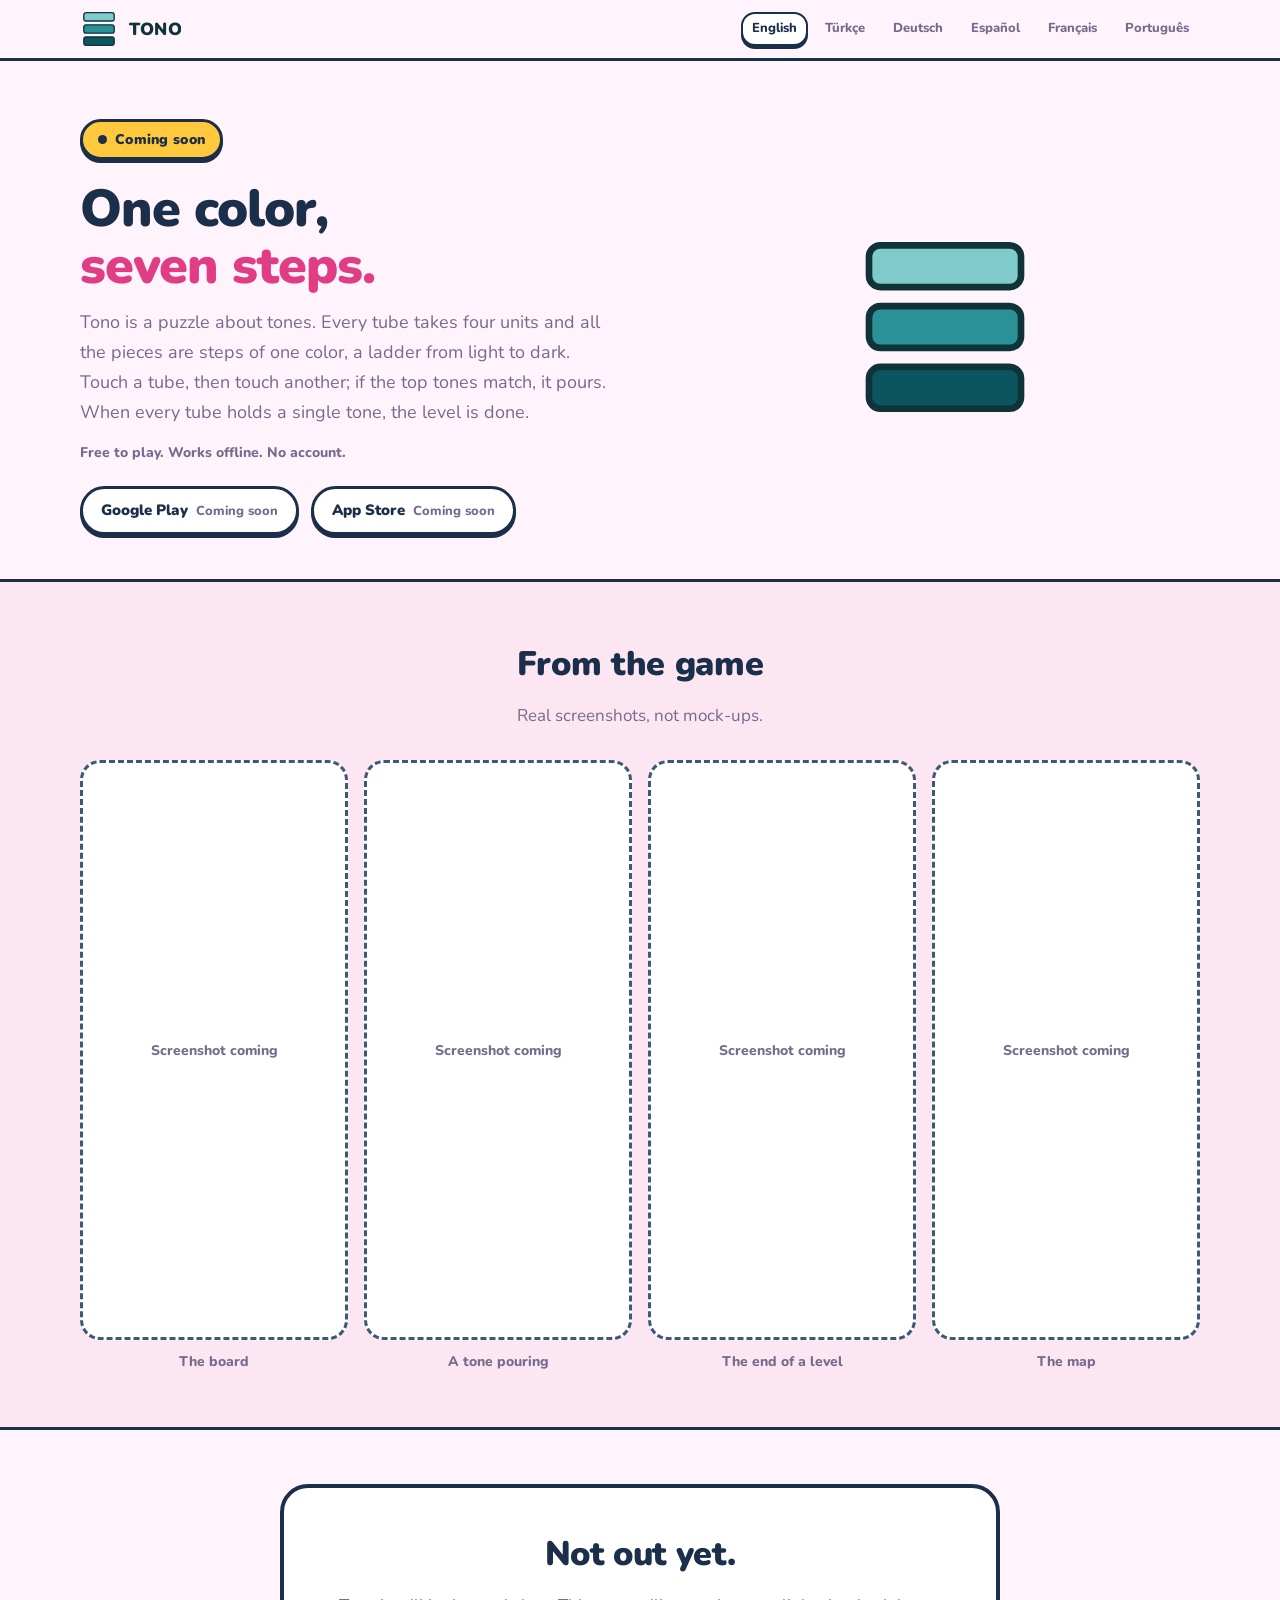
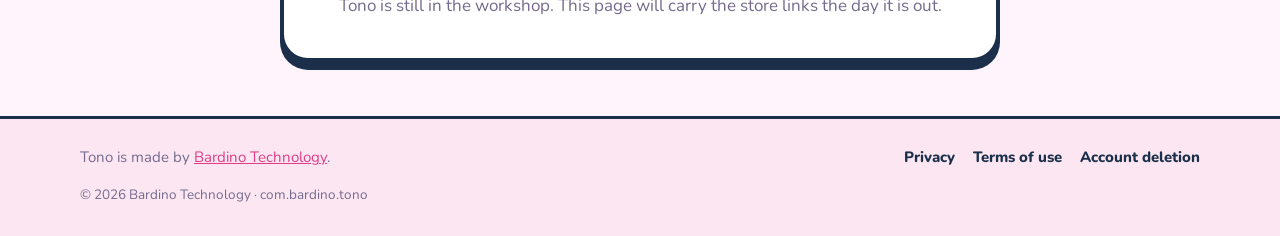
<file: index.html>
<!DOCTYPE html>
<html lang="en">
<head>
    <meta charset="UTF-8">
    <meta name="viewport" content="width=device-width, initial-scale=1.0">
    <meta name="description" content="A quiet puzzle about tones. Pour until every tube holds a single tone. Sixty levels, no clock, free undo. Coming soon to Android.">
    <meta name="robots" content="index, follow">
    <meta property="og:type" content="website">
    <meta property="og:url" content="https://tono.dozi.app/">
    <meta property="og:title" content="Tono - One color, seven steps">
    <meta property="og:description" content="A quiet puzzle about tones. Pour until every tube holds a single tone. Sixty levels, no clock, free undo. Coming soon to Android.">
    <meta property="og:locale" content="en_US">
    <meta property="og:site_name" content="Tono">
    <meta name="twitter:card" content="summary_large_image">
    <meta name="twitter:title" content="Tono - One color, seven steps">
    <meta name="twitter:description" content="A quiet puzzle about tones. Pour until every tube holds a single tone. Sixty levels, no clock, free undo. Coming soon to Android.">
    <meta name="theme-color" content="#FFF4FB">
    <title>Tono - One color, seven steps</title>
    <link rel="canonical" href="https://tono.dozi.app/">
    <link rel="alternate" hreflang="en" href="https://tono.dozi.app/">
    <link rel="alternate" hreflang="tr" href="https://tono.dozi.app/tr/">
    <link rel="alternate" hreflang="de" href="https://tono.dozi.app/de/">
    <link rel="alternate" hreflang="es" href="https://tono.dozi.app/es/">
    <link rel="alternate" hreflang="fr" href="https://tono.dozi.app/fr/">
    <link rel="alternate" hreflang="pt" href="https://tono.dozi.app/pt/">
    <link rel="alternate" hreflang="x-default" href="https://tono.dozi.app/">
    <link rel="icon" type="image/svg+xml" href="/assets/tono-mark.svg">
    <link rel="manifest" href="/manifest.json">
    <link rel="preconnect" href="https://fonts.googleapis.com">
    <link rel="preconnect" href="https://fonts.gstatic.com" crossorigin>
    <link href="https://fonts.googleapis.com/css2?family=Nunito:wght@400;700;800;900&display=swap" rel="stylesheet">
    <link rel="stylesheet" href="/css/style.css">
</head>
<body>
<header class="ust">
    <div class="kap">
        <a class="marka" href="/"><svg class="kilit" focusable="false" xmlns="http://www.w3.org/2000/svg" viewBox="0 0 530 200" role="img" aria-label="Tono">
<title>Tono</title>
<g stroke="#10333A" stroke-width="7">
  <rect x="20" y="14"  width="160" height="44" rx="12" fill="#7FCACB"/>
  <rect x="20" y="78"  width="160" height="44" rx="12" fill="#2A9297"/>
  <rect x="20" y="142" width="160" height="44" rx="12" fill="#0B565E"/>
</g>
<text x="260" y="100" fill="#10333A" font-size="92" font-weight="900" letter-spacing="2"
      font-family="Nunito, 'Trebuchet MS', 'Segoe UI', system-ui, sans-serif"
      dominant-baseline="central">TONO</text>
</svg></a>
        <div class="diller"><a href="/" hreflang="en" aria-current="page">English</a><a href="/tr/" hreflang="tr">Türkçe</a><a href="/de/" hreflang="de">Deutsch</a><a href="/es/" hreflang="es">Español</a><a href="/fr/" hreflang="fr">Français</a><a href="/pt/" hreflang="pt">Português</a></div>
    </div>
</header>

<section class="kahraman">
    <div class="kap">
        <div>
            <span class="rozet">Coming soon</span>
            <h1>One color,<br><em>seven steps.</em></h1>
            <p class="alt">Tono is a puzzle about tones. Every tube takes four units and all the pieces are steps of one color, a ladder from light to dark. Touch a tube, then touch another; if the top tones match, it pours. When every tube holds a single tone, the level is done.</p>
            <p class="kucuk">Free to play. Works offline. No account.</p>
            <div class="magaza">
                <span class="magaza-cip">Google Play <b>Coming soon</b></span>
                <span class="magaza-cip">App Store <b>Coming soon</b></span>
            </div>
        </div>
        <div class="telefon"><svg class="isaret" focusable="false" xmlns="http://www.w3.org/2000/svg" viewBox="0 0 200 200" role="img" aria-label="Tono">
<title>Tono</title>
<g stroke="#10333A" stroke-width="7">
  <rect x="20" y="14"  width="160" height="44" rx="12" fill="#7FCACB"/>
  <rect x="20" y="78"  width="160" height="44" rx="12" fill="#2A9297"/>
  <rect x="20" y="142" width="160" height="44" rx="12" fill="#0B565E"/>
</g>
</svg></div>
    </div>
</section>

<section class="duvar-bolum">
    <div class="kap">
        <h2>From the game</h2>
        <p class="bolum-alt">Real screenshots, not mock-ups.</p>
        <div class="vitrin"><figure><div class="yer-tutucu" role="img" aria-label="The board"><span>Screenshot coming</span></div><figcaption>The board</figcaption></figure><figure><div class="yer-tutucu" role="img" aria-label="A tone pouring"><span>Screenshot coming</span></div><figcaption>A tone pouring</figcaption></figure><figure><div class="yer-tutucu" role="img" aria-label="The end of a level"><span>Screenshot coming</span></div><figcaption>The end of a level</figcaption></figure><figure><div class="yer-tutucu" role="img" aria-label="The map"><span>Screenshot coming</span></div><figcaption>The map</figcaption></figure></div>
    </div>
</section>

<section class="kapanis">
    <div class="kap">
        <div class="kutu">
            <h2>Not out yet.</h2>
            <p class="bolum-alt">Tono is still in the workshop. This page will carry the store links the day it is out.</p>
        </div>
    </div>
</section>

<script type="application/ld+json">
{
  "@context": "https://schema.org",
  "@type": "MobileApplication",
  "name": "Tono",
  "applicationCategory": "GameApplication",
  "operatingSystem": "Android, iOS",
  "url": "https://tono.dozi.app/",
  "inLanguage": "en",
  "offers": {"@type": "Offer", "price": "0", "priceCurrency": "TRY"},
  "publisher": {"@type": "Organization", "name": "Bardino Technology"}
}
</script>
<footer>
    <div class="kap">
        <span>Tono is made by <a href="https://dozi.app">Bardino Technology</a>.</span>
        <div class="f-baglantilar">
            <a href="/privacy.html">Privacy</a>
            <a href="/terms.html">Terms of use</a>
            <a href="/account-deletion.html">Account deletion</a>
        </div>
    </div>
    <div class="kap f-alt">&copy; 2026 Bardino Technology &middot; com.bardino.tono</div>
</footer>

</body>
</html>
</file>
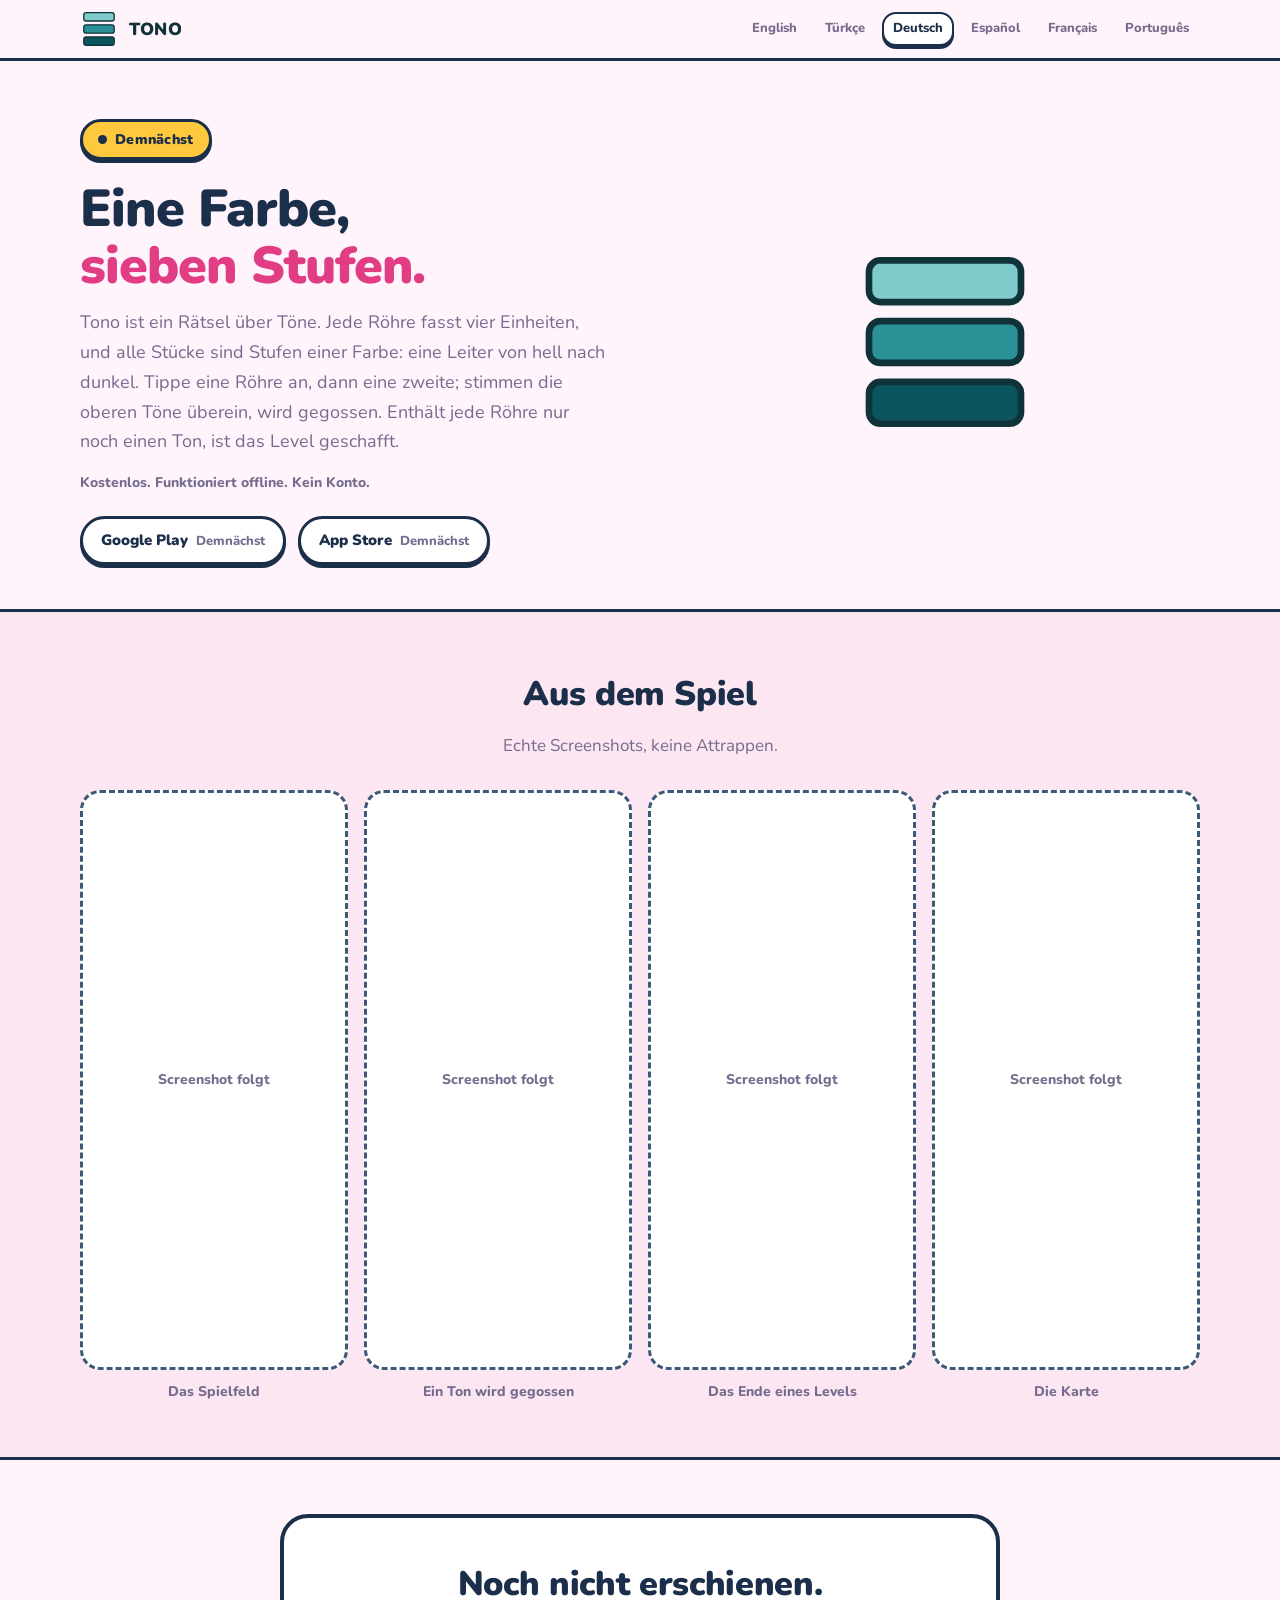
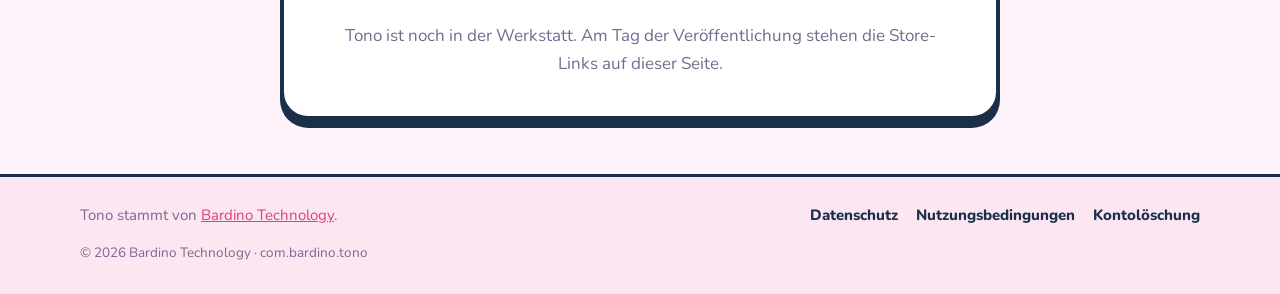
<file: de/index.html>
<!DOCTYPE html>
<html lang="de">
<head>
    <meta charset="UTF-8">
    <meta name="viewport" content="width=device-width, initial-scale=1.0">
    <meta name="description" content="Ein ruhiges Tonrätsel. Gieße, bis jede Röhre nur noch einen Ton enthält. Sechzig Level, keine Uhr, freies Zurücknehmen.">
    <meta name="robots" content="index, follow">
    <meta property="og:type" content="website">
    <meta property="og:url" content="https://tono.dozi.app/de/">
    <meta property="og:title" content="Tono - Eine Farbe, sieben Stufen">
    <meta property="og:description" content="Ein ruhiges Tonrätsel. Gieße, bis jede Röhre nur noch einen Ton enthält. Sechzig Level, keine Uhr, freies Zurücknehmen.">
    <meta property="og:locale" content="de_DE">
    <meta property="og:site_name" content="Tono">
    <meta name="twitter:card" content="summary_large_image">
    <meta name="twitter:title" content="Tono - Eine Farbe, sieben Stufen">
    <meta name="twitter:description" content="Ein ruhiges Tonrätsel. Gieße, bis jede Röhre nur noch einen Ton enthält. Sechzig Level, keine Uhr, freies Zurücknehmen.">
    <meta name="theme-color" content="#FFF4FB">
    <title>Tono - Eine Farbe, sieben Stufen</title>
    <link rel="canonical" href="https://tono.dozi.app/de/">
    <link rel="alternate" hreflang="en" href="https://tono.dozi.app/">
    <link rel="alternate" hreflang="tr" href="https://tono.dozi.app/tr/">
    <link rel="alternate" hreflang="de" href="https://tono.dozi.app/de/">
    <link rel="alternate" hreflang="es" href="https://tono.dozi.app/es/">
    <link rel="alternate" hreflang="fr" href="https://tono.dozi.app/fr/">
    <link rel="alternate" hreflang="pt" href="https://tono.dozi.app/pt/">
    <link rel="alternate" hreflang="x-default" href="https://tono.dozi.app/">
    <link rel="icon" type="image/svg+xml" href="/assets/tono-mark.svg">
    <link rel="manifest" href="/manifest.json">
    <link rel="preconnect" href="https://fonts.googleapis.com">
    <link rel="preconnect" href="https://fonts.gstatic.com" crossorigin>
    <link href="https://fonts.googleapis.com/css2?family=Nunito:wght@400;700;800;900&display=swap" rel="stylesheet">
    <link rel="stylesheet" href="/css/style.css">
</head>
<body>
<header class="ust">
    <div class="kap">
        <a class="marka" href="/de/"><svg class="kilit" focusable="false" xmlns="http://www.w3.org/2000/svg" viewBox="0 0 530 200" role="img" aria-label="Tono">
<title>Tono</title>
<g stroke="#10333A" stroke-width="7">
  <rect x="20" y="14"  width="160" height="44" rx="12" fill="#7FCACB"/>
  <rect x="20" y="78"  width="160" height="44" rx="12" fill="#2A9297"/>
  <rect x="20" y="142" width="160" height="44" rx="12" fill="#0B565E"/>
</g>
<text x="260" y="100" fill="#10333A" font-size="92" font-weight="900" letter-spacing="2"
      font-family="Nunito, 'Trebuchet MS', 'Segoe UI', system-ui, sans-serif"
      dominant-baseline="central">TONO</text>
</svg></a>
        <div class="diller"><a href="/" hreflang="en">English</a><a href="/tr/" hreflang="tr">Türkçe</a><a href="/de/" hreflang="de" aria-current="page">Deutsch</a><a href="/es/" hreflang="es">Español</a><a href="/fr/" hreflang="fr">Français</a><a href="/pt/" hreflang="pt">Português</a></div>
    </div>
</header>

<section class="kahraman">
    <div class="kap">
        <div>
            <span class="rozet">Demnächst</span>
            <h1>Eine Farbe,<br><em>sieben Stufen.</em></h1>
            <p class="alt">Tono ist ein Rätsel über Töne. Jede Röhre fasst vier Einheiten, und alle Stücke sind Stufen einer Farbe: eine Leiter von hell nach dunkel. Tippe eine Röhre an, dann eine zweite; stimmen die oberen Töne überein, wird gegossen. Enthält jede Röhre nur noch einen Ton, ist das Level geschafft.</p>
            <p class="kucuk">Kostenlos. Funktioniert offline. Kein Konto.</p>
            <div class="magaza">
                <span class="magaza-cip">Google Play <b>Demnächst</b></span>
                <span class="magaza-cip">App Store <b>Demnächst</b></span>
            </div>
        </div>
        <div class="telefon"><svg class="isaret" focusable="false" xmlns="http://www.w3.org/2000/svg" viewBox="0 0 200 200" role="img" aria-label="Tono">
<title>Tono</title>
<g stroke="#10333A" stroke-width="7">
  <rect x="20" y="14"  width="160" height="44" rx="12" fill="#7FCACB"/>
  <rect x="20" y="78"  width="160" height="44" rx="12" fill="#2A9297"/>
  <rect x="20" y="142" width="160" height="44" rx="12" fill="#0B565E"/>
</g>
</svg></div>
    </div>
</section>

<section class="duvar-bolum">
    <div class="kap">
        <h2>Aus dem Spiel</h2>
        <p class="bolum-alt">Echte Screenshots, keine Attrappen.</p>
        <div class="vitrin"><figure><div class="yer-tutucu" role="img" aria-label="Das Spielfeld"><span>Screenshot folgt</span></div><figcaption>Das Spielfeld</figcaption></figure><figure><div class="yer-tutucu" role="img" aria-label="Ein Ton wird gegossen"><span>Screenshot folgt</span></div><figcaption>Ein Ton wird gegossen</figcaption></figure><figure><div class="yer-tutucu" role="img" aria-label="Das Ende eines Levels"><span>Screenshot folgt</span></div><figcaption>Das Ende eines Levels</figcaption></figure><figure><div class="yer-tutucu" role="img" aria-label="Die Karte"><span>Screenshot folgt</span></div><figcaption>Die Karte</figcaption></figure></div>
    </div>
</section>

<section class="kapanis">
    <div class="kap">
        <div class="kutu">
            <h2>Noch nicht erschienen.</h2>
            <p class="bolum-alt">Tono ist noch in der Werkstatt. Am Tag der Veröffentlichung stehen die Store-Links auf dieser Seite.</p>
        </div>
    </div>
</section>

<script type="application/ld+json">
{
  "@context": "https://schema.org",
  "@type": "MobileApplication",
  "name": "Tono",
  "applicationCategory": "GameApplication",
  "operatingSystem": "Android, iOS",
  "url": "https://tono.dozi.app/de/",
  "inLanguage": "de",
  "offers": {"@type": "Offer", "price": "0", "priceCurrency": "TRY"},
  "publisher": {"@type": "Organization", "name": "Bardino Technology"}
}
</script>
<footer>
    <div class="kap">
        <span>Tono stammt von <a href="https://dozi.app">Bardino Technology</a>.</span>
        <div class="f-baglantilar">
            <a href="/privacy.html">Datenschutz</a>
            <a href="/terms.html">Nutzungsbedingungen</a>
            <a href="/account-deletion.html">Kontolöschung</a>
        </div>
    </div>
    <div class="kap f-alt">&copy; 2026 Bardino Technology &middot; com.bardino.tono</div>
</footer>

</body>
</html>
</file>
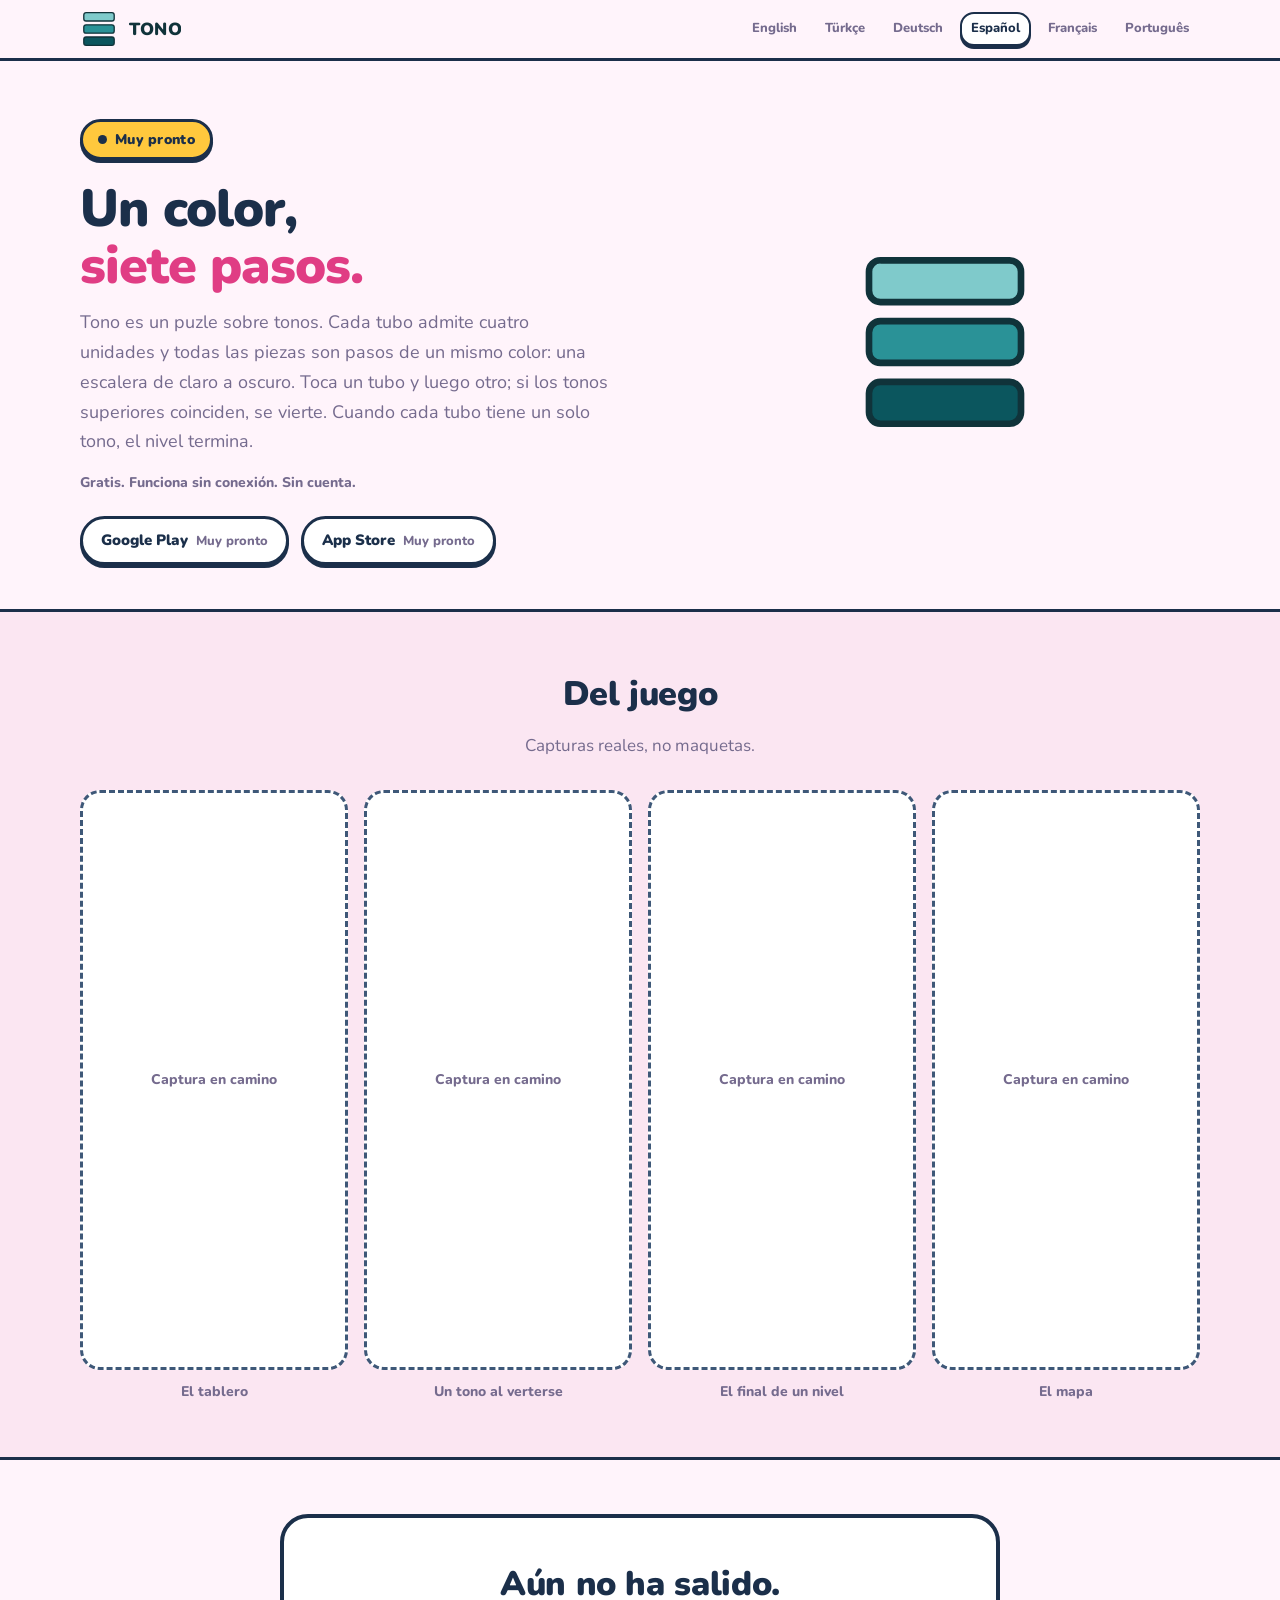
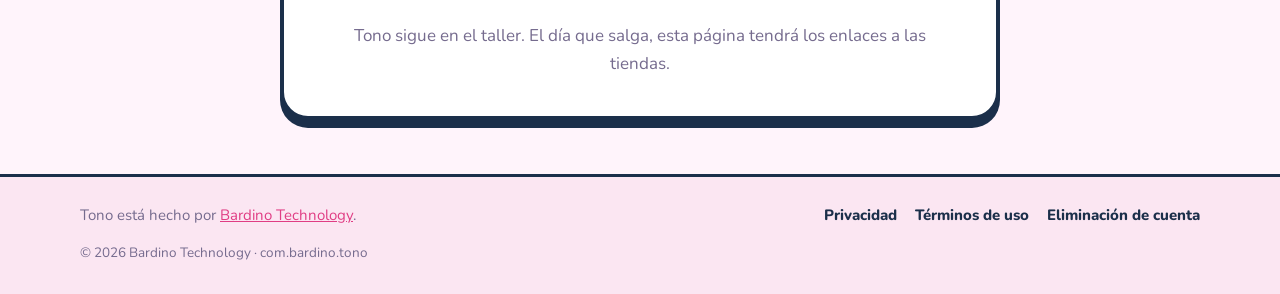
<file: es/index.html>
<!DOCTYPE html>
<html lang="es">
<head>
    <meta charset="UTF-8">
    <meta name="viewport" content="width=device-width, initial-scale=1.0">
    <meta name="description" content="Un puzle tranquilo sobre tonos. Vierte hasta que cada tubo tenga un solo tono. Sesenta niveles, sin reloj, deshacer libre.">
    <meta name="robots" content="index, follow">
    <meta property="og:type" content="website">
    <meta property="og:url" content="https://tono.dozi.app/es/">
    <meta property="og:title" content="Tono - Un color, siete pasos">
    <meta property="og:description" content="Un puzle tranquilo sobre tonos. Vierte hasta que cada tubo tenga un solo tono. Sesenta niveles, sin reloj, deshacer libre.">
    <meta property="og:locale" content="es_ES">
    <meta property="og:site_name" content="Tono">
    <meta name="twitter:card" content="summary_large_image">
    <meta name="twitter:title" content="Tono - Un color, siete pasos">
    <meta name="twitter:description" content="Un puzle tranquilo sobre tonos. Vierte hasta que cada tubo tenga un solo tono. Sesenta niveles, sin reloj, deshacer libre.">
    <meta name="theme-color" content="#FFF4FB">
    <title>Tono - Un color, siete pasos</title>
    <link rel="canonical" href="https://tono.dozi.app/es/">
    <link rel="alternate" hreflang="en" href="https://tono.dozi.app/">
    <link rel="alternate" hreflang="tr" href="https://tono.dozi.app/tr/">
    <link rel="alternate" hreflang="de" href="https://tono.dozi.app/de/">
    <link rel="alternate" hreflang="es" href="https://tono.dozi.app/es/">
    <link rel="alternate" hreflang="fr" href="https://tono.dozi.app/fr/">
    <link rel="alternate" hreflang="pt" href="https://tono.dozi.app/pt/">
    <link rel="alternate" hreflang="x-default" href="https://tono.dozi.app/">
    <link rel="icon" type="image/svg+xml" href="/assets/tono-mark.svg">
    <link rel="manifest" href="/manifest.json">
    <link rel="preconnect" href="https://fonts.googleapis.com">
    <link rel="preconnect" href="https://fonts.gstatic.com" crossorigin>
    <link href="https://fonts.googleapis.com/css2?family=Nunito:wght@400;700;800;900&display=swap" rel="stylesheet">
    <link rel="stylesheet" href="/css/style.css">
</head>
<body>
<header class="ust">
    <div class="kap">
        <a class="marka" href="/es/"><svg class="kilit" focusable="false" xmlns="http://www.w3.org/2000/svg" viewBox="0 0 530 200" role="img" aria-label="Tono">
<title>Tono</title>
<g stroke="#10333A" stroke-width="7">
  <rect x="20" y="14"  width="160" height="44" rx="12" fill="#7FCACB"/>
  <rect x="20" y="78"  width="160" height="44" rx="12" fill="#2A9297"/>
  <rect x="20" y="142" width="160" height="44" rx="12" fill="#0B565E"/>
</g>
<text x="260" y="100" fill="#10333A" font-size="92" font-weight="900" letter-spacing="2"
      font-family="Nunito, 'Trebuchet MS', 'Segoe UI', system-ui, sans-serif"
      dominant-baseline="central">TONO</text>
</svg></a>
        <div class="diller"><a href="/" hreflang="en">English</a><a href="/tr/" hreflang="tr">Türkçe</a><a href="/de/" hreflang="de">Deutsch</a><a href="/es/" hreflang="es" aria-current="page">Español</a><a href="/fr/" hreflang="fr">Français</a><a href="/pt/" hreflang="pt">Português</a></div>
    </div>
</header>

<section class="kahraman">
    <div class="kap">
        <div>
            <span class="rozet">Muy pronto</span>
            <h1>Un color,<br><em>siete pasos.</em></h1>
            <p class="alt">Tono es un puzle sobre tonos. Cada tubo admite cuatro unidades y todas las piezas son pasos de un mismo color: una escalera de claro a oscuro. Toca un tubo y luego otro; si los tonos superiores coinciden, se vierte. Cuando cada tubo tiene un solo tono, el nivel termina.</p>
            <p class="kucuk">Gratis. Funciona sin conexión. Sin cuenta.</p>
            <div class="magaza">
                <span class="magaza-cip">Google Play <b>Muy pronto</b></span>
                <span class="magaza-cip">App Store <b>Muy pronto</b></span>
            </div>
        </div>
        <div class="telefon"><svg class="isaret" focusable="false" xmlns="http://www.w3.org/2000/svg" viewBox="0 0 200 200" role="img" aria-label="Tono">
<title>Tono</title>
<g stroke="#10333A" stroke-width="7">
  <rect x="20" y="14"  width="160" height="44" rx="12" fill="#7FCACB"/>
  <rect x="20" y="78"  width="160" height="44" rx="12" fill="#2A9297"/>
  <rect x="20" y="142" width="160" height="44" rx="12" fill="#0B565E"/>
</g>
</svg></div>
    </div>
</section>

<section class="duvar-bolum">
    <div class="kap">
        <h2>Del juego</h2>
        <p class="bolum-alt">Capturas reales, no maquetas.</p>
        <div class="vitrin"><figure><div class="yer-tutucu" role="img" aria-label="El tablero"><span>Captura en camino</span></div><figcaption>El tablero</figcaption></figure><figure><div class="yer-tutucu" role="img" aria-label="Un tono al verterse"><span>Captura en camino</span></div><figcaption>Un tono al verterse</figcaption></figure><figure><div class="yer-tutucu" role="img" aria-label="El final de un nivel"><span>Captura en camino</span></div><figcaption>El final de un nivel</figcaption></figure><figure><div class="yer-tutucu" role="img" aria-label="El mapa"><span>Captura en camino</span></div><figcaption>El mapa</figcaption></figure></div>
    </div>
</section>

<section class="kapanis">
    <div class="kap">
        <div class="kutu">
            <h2>Aún no ha salido.</h2>
            <p class="bolum-alt">Tono sigue en el taller. El día que salga, esta página tendrá los enlaces a las tiendas.</p>
        </div>
    </div>
</section>

<script type="application/ld+json">
{
  "@context": "https://schema.org",
  "@type": "MobileApplication",
  "name": "Tono",
  "applicationCategory": "GameApplication",
  "operatingSystem": "Android, iOS",
  "url": "https://tono.dozi.app/es/",
  "inLanguage": "es",
  "offers": {"@type": "Offer", "price": "0", "priceCurrency": "TRY"},
  "publisher": {"@type": "Organization", "name": "Bardino Technology"}
}
</script>
<footer>
    <div class="kap">
        <span>Tono está hecho por <a href="https://dozi.app">Bardino Technology</a>.</span>
        <div class="f-baglantilar">
            <a href="/privacy.html">Privacidad</a>
            <a href="/terms.html">Términos de uso</a>
            <a href="/account-deletion.html">Eliminación de cuenta</a>
        </div>
    </div>
    <div class="kap f-alt">&copy; 2026 Bardino Technology &middot; com.bardino.tono</div>
</footer>

</body>
</html>
</file>
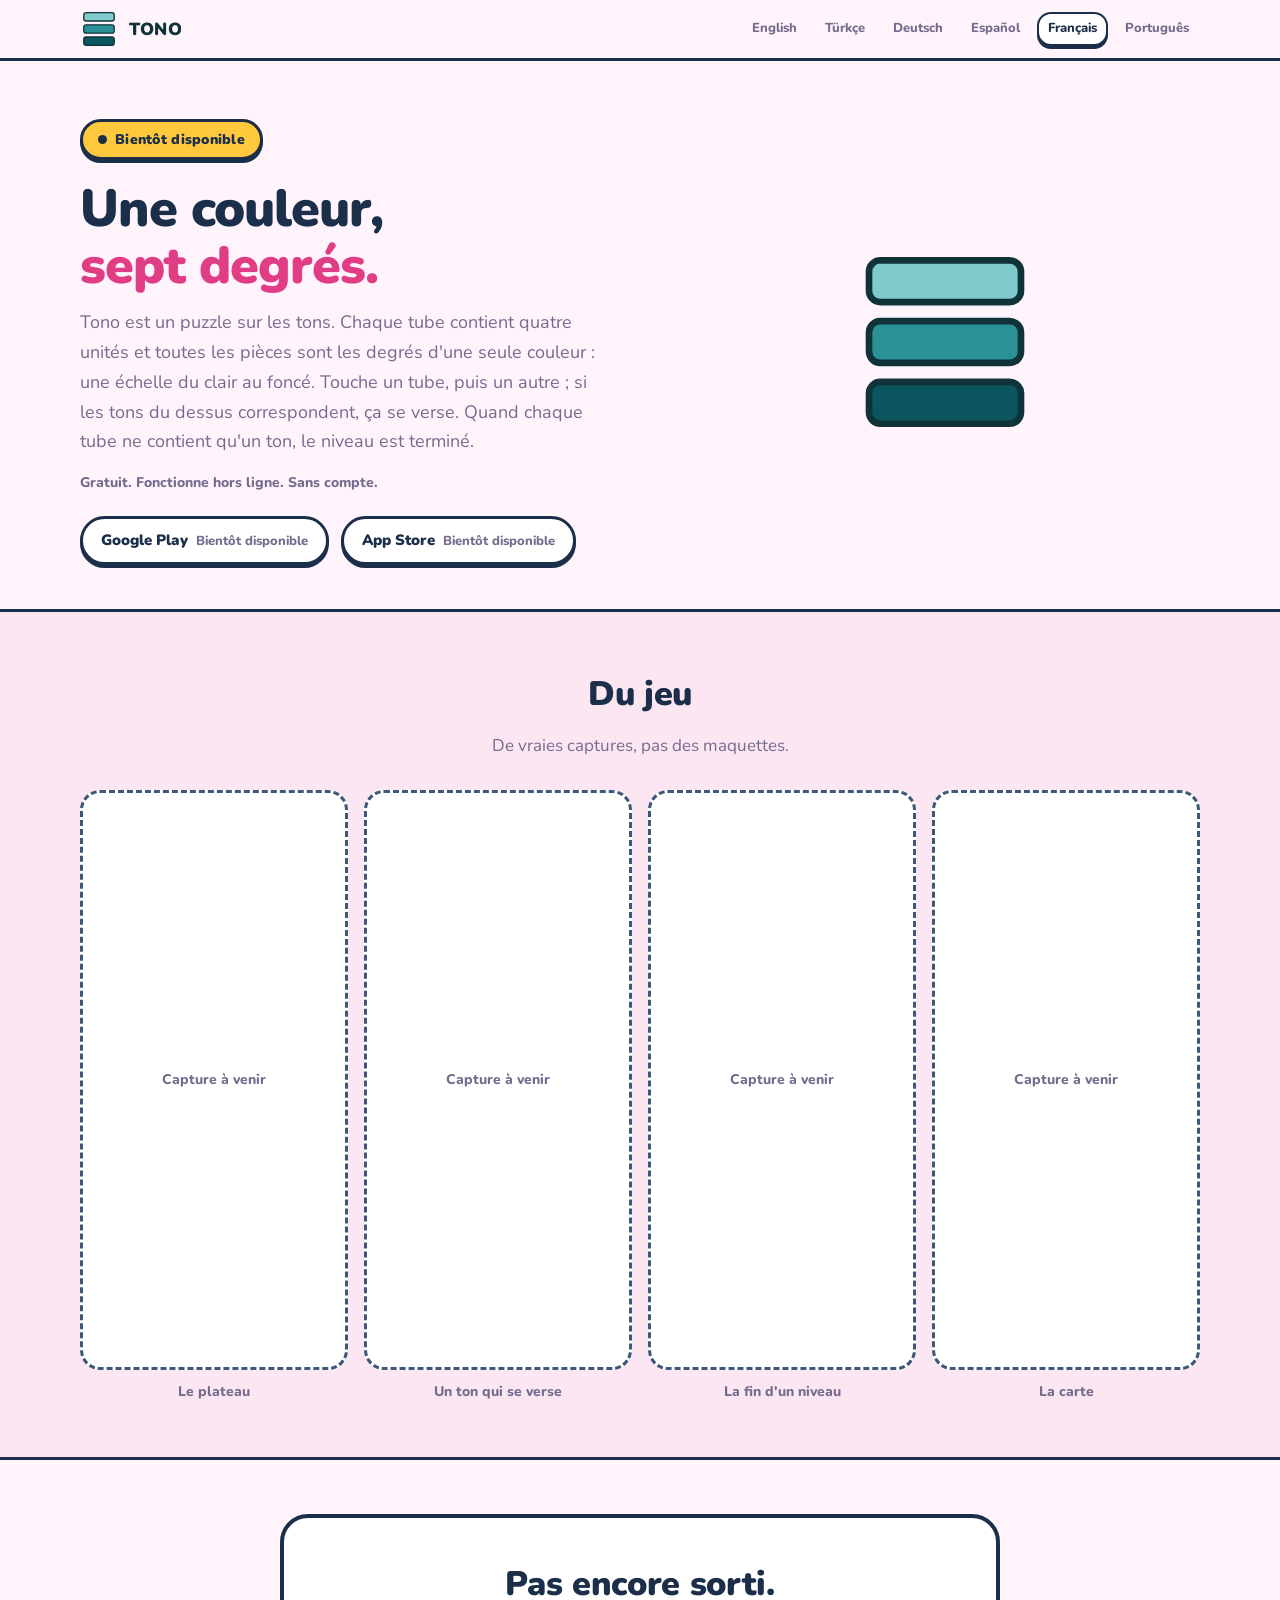
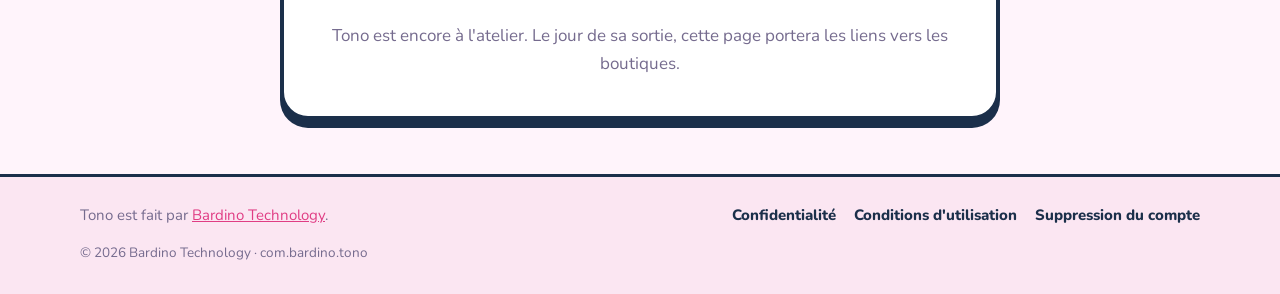
<file: fr/index.html>
<!DOCTYPE html>
<html lang="fr">
<head>
    <meta charset="UTF-8">
    <meta name="viewport" content="width=device-width, initial-scale=1.0">
    <meta name="description" content="Un puzzle calme sur les tons. Verse jusqu'à ce que chaque tube ne contienne qu'un seul ton. Soixante niveaux, sans chrono.">
    <meta name="robots" content="index, follow">
    <meta property="og:type" content="website">
    <meta property="og:url" content="https://tono.dozi.app/fr/">
    <meta property="og:title" content="Tono - Une couleur, sept degrés">
    <meta property="og:description" content="Un puzzle calme sur les tons. Verse jusqu'à ce que chaque tube ne contienne qu'un seul ton. Soixante niveaux, sans chrono.">
    <meta property="og:locale" content="fr_FR">
    <meta property="og:site_name" content="Tono">
    <meta name="twitter:card" content="summary_large_image">
    <meta name="twitter:title" content="Tono - Une couleur, sept degrés">
    <meta name="twitter:description" content="Un puzzle calme sur les tons. Verse jusqu'à ce que chaque tube ne contienne qu'un seul ton. Soixante niveaux, sans chrono.">
    <meta name="theme-color" content="#FFF4FB">
    <title>Tono - Une couleur, sept degrés</title>
    <link rel="canonical" href="https://tono.dozi.app/fr/">
    <link rel="alternate" hreflang="en" href="https://tono.dozi.app/">
    <link rel="alternate" hreflang="tr" href="https://tono.dozi.app/tr/">
    <link rel="alternate" hreflang="de" href="https://tono.dozi.app/de/">
    <link rel="alternate" hreflang="es" href="https://tono.dozi.app/es/">
    <link rel="alternate" hreflang="fr" href="https://tono.dozi.app/fr/">
    <link rel="alternate" hreflang="pt" href="https://tono.dozi.app/pt/">
    <link rel="alternate" hreflang="x-default" href="https://tono.dozi.app/">
    <link rel="icon" type="image/svg+xml" href="/assets/tono-mark.svg">
    <link rel="manifest" href="/manifest.json">
    <link rel="preconnect" href="https://fonts.googleapis.com">
    <link rel="preconnect" href="https://fonts.gstatic.com" crossorigin>
    <link href="https://fonts.googleapis.com/css2?family=Nunito:wght@400;700;800;900&display=swap" rel="stylesheet">
    <link rel="stylesheet" href="/css/style.css">
</head>
<body>
<header class="ust">
    <div class="kap">
        <a class="marka" href="/fr/"><svg class="kilit" focusable="false" xmlns="http://www.w3.org/2000/svg" viewBox="0 0 530 200" role="img" aria-label="Tono">
<title>Tono</title>
<g stroke="#10333A" stroke-width="7">
  <rect x="20" y="14"  width="160" height="44" rx="12" fill="#7FCACB"/>
  <rect x="20" y="78"  width="160" height="44" rx="12" fill="#2A9297"/>
  <rect x="20" y="142" width="160" height="44" rx="12" fill="#0B565E"/>
</g>
<text x="260" y="100" fill="#10333A" font-size="92" font-weight="900" letter-spacing="2"
      font-family="Nunito, 'Trebuchet MS', 'Segoe UI', system-ui, sans-serif"
      dominant-baseline="central">TONO</text>
</svg></a>
        <div class="diller"><a href="/" hreflang="en">English</a><a href="/tr/" hreflang="tr">Türkçe</a><a href="/de/" hreflang="de">Deutsch</a><a href="/es/" hreflang="es">Español</a><a href="/fr/" hreflang="fr" aria-current="page">Français</a><a href="/pt/" hreflang="pt">Português</a></div>
    </div>
</header>

<section class="kahraman">
    <div class="kap">
        <div>
            <span class="rozet">Bientôt disponible</span>
            <h1>Une couleur,<br><em>sept degrés.</em></h1>
            <p class="alt">Tono est un puzzle sur les tons. Chaque tube contient quatre unités et toutes les pièces sont les degrés d'une seule couleur : une échelle du clair au foncé. Touche un tube, puis un autre ; si les tons du dessus correspondent, ça se verse. Quand chaque tube ne contient qu'un ton, le niveau est terminé.</p>
            <p class="kucuk">Gratuit. Fonctionne hors ligne. Sans compte.</p>
            <div class="magaza">
                <span class="magaza-cip">Google Play <b>Bientôt disponible</b></span>
                <span class="magaza-cip">App Store <b>Bientôt disponible</b></span>
            </div>
        </div>
        <div class="telefon"><svg class="isaret" focusable="false" xmlns="http://www.w3.org/2000/svg" viewBox="0 0 200 200" role="img" aria-label="Tono">
<title>Tono</title>
<g stroke="#10333A" stroke-width="7">
  <rect x="20" y="14"  width="160" height="44" rx="12" fill="#7FCACB"/>
  <rect x="20" y="78"  width="160" height="44" rx="12" fill="#2A9297"/>
  <rect x="20" y="142" width="160" height="44" rx="12" fill="#0B565E"/>
</g>
</svg></div>
    </div>
</section>

<section class="duvar-bolum">
    <div class="kap">
        <h2>Du jeu</h2>
        <p class="bolum-alt">De vraies captures, pas des maquettes.</p>
        <div class="vitrin"><figure><div class="yer-tutucu" role="img" aria-label="Le plateau"><span>Capture à venir</span></div><figcaption>Le plateau</figcaption></figure><figure><div class="yer-tutucu" role="img" aria-label="Un ton qui se verse"><span>Capture à venir</span></div><figcaption>Un ton qui se verse</figcaption></figure><figure><div class="yer-tutucu" role="img" aria-label="La fin d'un niveau"><span>Capture à venir</span></div><figcaption>La fin d'un niveau</figcaption></figure><figure><div class="yer-tutucu" role="img" aria-label="La carte"><span>Capture à venir</span></div><figcaption>La carte</figcaption></figure></div>
    </div>
</section>

<section class="kapanis">
    <div class="kap">
        <div class="kutu">
            <h2>Pas encore sorti.</h2>
            <p class="bolum-alt">Tono est encore à l'atelier. Le jour de sa sortie, cette page portera les liens vers les boutiques.</p>
        </div>
    </div>
</section>

<script type="application/ld+json">
{
  "@context": "https://schema.org",
  "@type": "MobileApplication",
  "name": "Tono",
  "applicationCategory": "GameApplication",
  "operatingSystem": "Android, iOS",
  "url": "https://tono.dozi.app/fr/",
  "inLanguage": "fr",
  "offers": {"@type": "Offer", "price": "0", "priceCurrency": "TRY"},
  "publisher": {"@type": "Organization", "name": "Bardino Technology"}
}
</script>
<footer>
    <div class="kap">
        <span>Tono est fait par <a href="https://dozi.app">Bardino Technology</a>.</span>
        <div class="f-baglantilar">
            <a href="/privacy.html">Confidentialité</a>
            <a href="/terms.html">Conditions d'utilisation</a>
            <a href="/account-deletion.html">Suppression du compte</a>
        </div>
    </div>
    <div class="kap f-alt">&copy; 2026 Bardino Technology &middot; com.bardino.tono</div>
</footer>

</body>
</html>
</file>
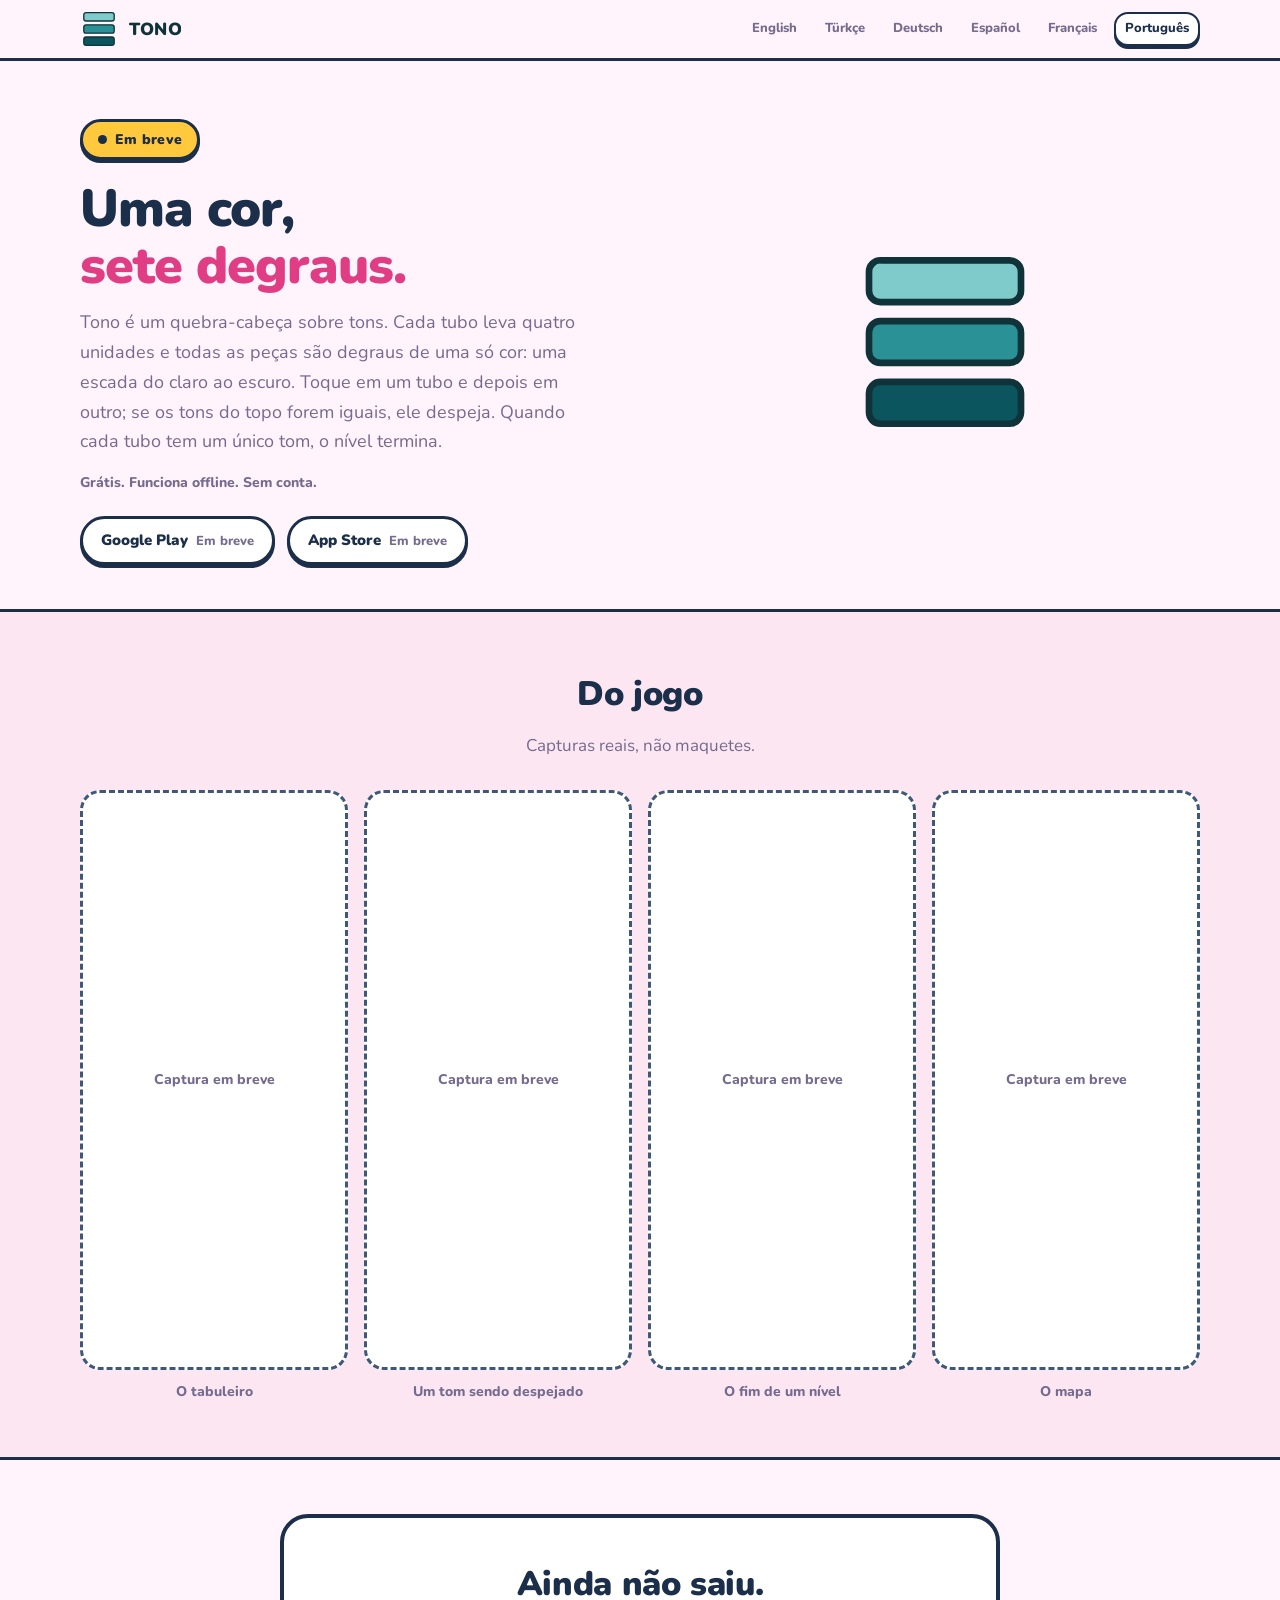
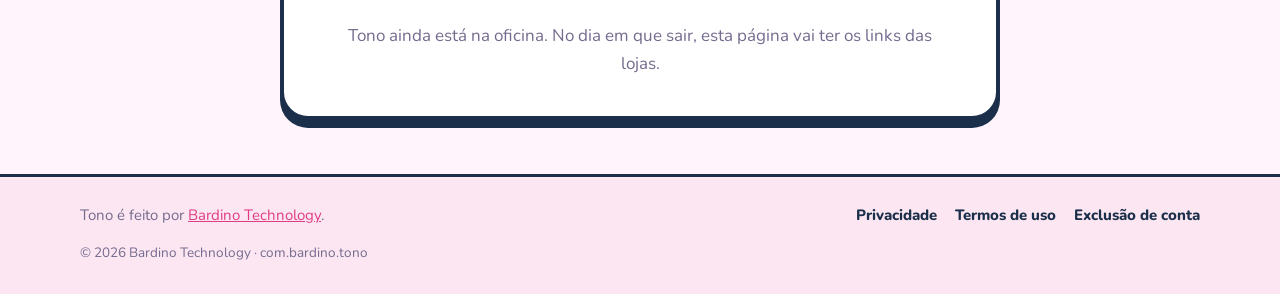
<file: pt/index.html>
<!DOCTYPE html>
<html lang="pt">
<head>
    <meta charset="UTF-8">
    <meta name="viewport" content="width=device-width, initial-scale=1.0">
    <meta name="description" content="Um quebra-cabeça calmo sobre tons. Despeje até cada tubo ter um único tom. Sessenta níveis, sem relógio, desfazer livre.">
    <meta name="robots" content="index, follow">
    <meta property="og:type" content="website">
    <meta property="og:url" content="https://tono.dozi.app/pt/">
    <meta property="og:title" content="Tono - Uma cor, sete degraus">
    <meta property="og:description" content="Um quebra-cabeça calmo sobre tons. Despeje até cada tubo ter um único tom. Sessenta níveis, sem relógio, desfazer livre.">
    <meta property="og:locale" content="pt_BR">
    <meta property="og:site_name" content="Tono">
    <meta name="twitter:card" content="summary_large_image">
    <meta name="twitter:title" content="Tono - Uma cor, sete degraus">
    <meta name="twitter:description" content="Um quebra-cabeça calmo sobre tons. Despeje até cada tubo ter um único tom. Sessenta níveis, sem relógio, desfazer livre.">
    <meta name="theme-color" content="#FFF4FB">
    <title>Tono - Uma cor, sete degraus</title>
    <link rel="canonical" href="https://tono.dozi.app/pt/">
    <link rel="alternate" hreflang="en" href="https://tono.dozi.app/">
    <link rel="alternate" hreflang="tr" href="https://tono.dozi.app/tr/">
    <link rel="alternate" hreflang="de" href="https://tono.dozi.app/de/">
    <link rel="alternate" hreflang="es" href="https://tono.dozi.app/es/">
    <link rel="alternate" hreflang="fr" href="https://tono.dozi.app/fr/">
    <link rel="alternate" hreflang="pt" href="https://tono.dozi.app/pt/">
    <link rel="alternate" hreflang="x-default" href="https://tono.dozi.app/">
    <link rel="icon" type="image/svg+xml" href="/assets/tono-mark.svg">
    <link rel="manifest" href="/manifest.json">
    <link rel="preconnect" href="https://fonts.googleapis.com">
    <link rel="preconnect" href="https://fonts.gstatic.com" crossorigin>
    <link href="https://fonts.googleapis.com/css2?family=Nunito:wght@400;700;800;900&display=swap" rel="stylesheet">
    <link rel="stylesheet" href="/css/style.css">
</head>
<body>
<header class="ust">
    <div class="kap">
        <a class="marka" href="/pt/"><svg class="kilit" focusable="false" xmlns="http://www.w3.org/2000/svg" viewBox="0 0 530 200" role="img" aria-label="Tono">
<title>Tono</title>
<g stroke="#10333A" stroke-width="7">
  <rect x="20" y="14"  width="160" height="44" rx="12" fill="#7FCACB"/>
  <rect x="20" y="78"  width="160" height="44" rx="12" fill="#2A9297"/>
  <rect x="20" y="142" width="160" height="44" rx="12" fill="#0B565E"/>
</g>
<text x="260" y="100" fill="#10333A" font-size="92" font-weight="900" letter-spacing="2"
      font-family="Nunito, 'Trebuchet MS', 'Segoe UI', system-ui, sans-serif"
      dominant-baseline="central">TONO</text>
</svg></a>
        <div class="diller"><a href="/" hreflang="en">English</a><a href="/tr/" hreflang="tr">Türkçe</a><a href="/de/" hreflang="de">Deutsch</a><a href="/es/" hreflang="es">Español</a><a href="/fr/" hreflang="fr">Français</a><a href="/pt/" hreflang="pt" aria-current="page">Português</a></div>
    </div>
</header>

<section class="kahraman">
    <div class="kap">
        <div>
            <span class="rozet">Em breve</span>
            <h1>Uma cor,<br><em>sete degraus.</em></h1>
            <p class="alt">Tono é um quebra-cabeça sobre tons. Cada tubo leva quatro unidades e todas as peças são degraus de uma só cor: uma escada do claro ao escuro. Toque em um tubo e depois em outro; se os tons do topo forem iguais, ele despeja. Quando cada tubo tem um único tom, o nível termina.</p>
            <p class="kucuk">Grátis. Funciona offline. Sem conta.</p>
            <div class="magaza">
                <span class="magaza-cip">Google Play <b>Em breve</b></span>
                <span class="magaza-cip">App Store <b>Em breve</b></span>
            </div>
        </div>
        <div class="telefon"><svg class="isaret" focusable="false" xmlns="http://www.w3.org/2000/svg" viewBox="0 0 200 200" role="img" aria-label="Tono">
<title>Tono</title>
<g stroke="#10333A" stroke-width="7">
  <rect x="20" y="14"  width="160" height="44" rx="12" fill="#7FCACB"/>
  <rect x="20" y="78"  width="160" height="44" rx="12" fill="#2A9297"/>
  <rect x="20" y="142" width="160" height="44" rx="12" fill="#0B565E"/>
</g>
</svg></div>
    </div>
</section>

<section class="duvar-bolum">
    <div class="kap">
        <h2>Do jogo</h2>
        <p class="bolum-alt">Capturas reais, não maquetes.</p>
        <div class="vitrin"><figure><div class="yer-tutucu" role="img" aria-label="O tabuleiro"><span>Captura em breve</span></div><figcaption>O tabuleiro</figcaption></figure><figure><div class="yer-tutucu" role="img" aria-label="Um tom sendo despejado"><span>Captura em breve</span></div><figcaption>Um tom sendo despejado</figcaption></figure><figure><div class="yer-tutucu" role="img" aria-label="O fim de um nível"><span>Captura em breve</span></div><figcaption>O fim de um nível</figcaption></figure><figure><div class="yer-tutucu" role="img" aria-label="O mapa"><span>Captura em breve</span></div><figcaption>O mapa</figcaption></figure></div>
    </div>
</section>

<section class="kapanis">
    <div class="kap">
        <div class="kutu">
            <h2>Ainda não saiu.</h2>
            <p class="bolum-alt">Tono ainda está na oficina. No dia em que sair, esta página vai ter os links das lojas.</p>
        </div>
    </div>
</section>

<script type="application/ld+json">
{
  "@context": "https://schema.org",
  "@type": "MobileApplication",
  "name": "Tono",
  "applicationCategory": "GameApplication",
  "operatingSystem": "Android, iOS",
  "url": "https://tono.dozi.app/pt/",
  "inLanguage": "pt",
  "offers": {"@type": "Offer", "price": "0", "priceCurrency": "TRY"},
  "publisher": {"@type": "Organization", "name": "Bardino Technology"}
}
</script>
<footer>
    <div class="kap">
        <span>Tono é feito por <a href="https://dozi.app">Bardino Technology</a>.</span>
        <div class="f-baglantilar">
            <a href="/privacy.html">Privacidade</a>
            <a href="/terms.html">Termos de uso</a>
            <a href="/account-deletion.html">Exclusão de conta</a>
        </div>
    </div>
    <div class="kap f-alt">&copy; 2026 Bardino Technology &middot; com.bardino.tono</div>
</footer>

</body>
</html>
</file>
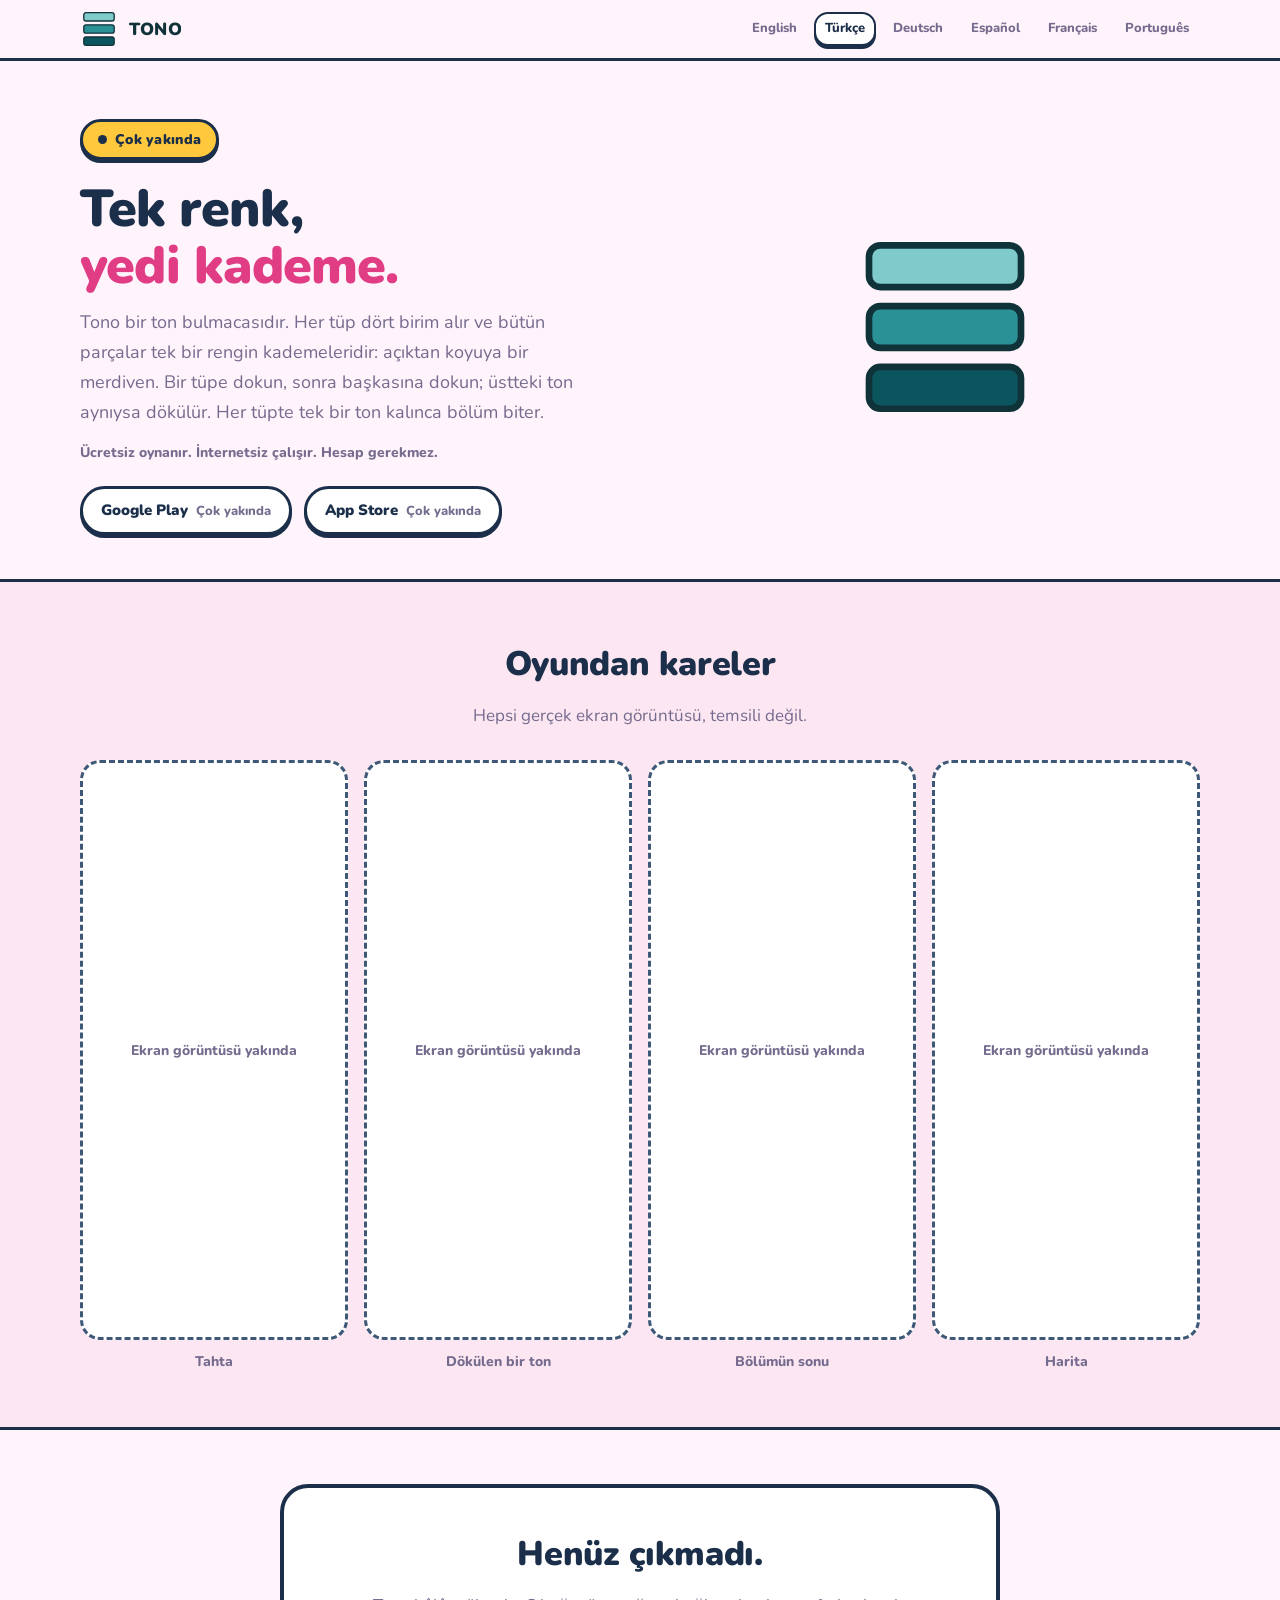
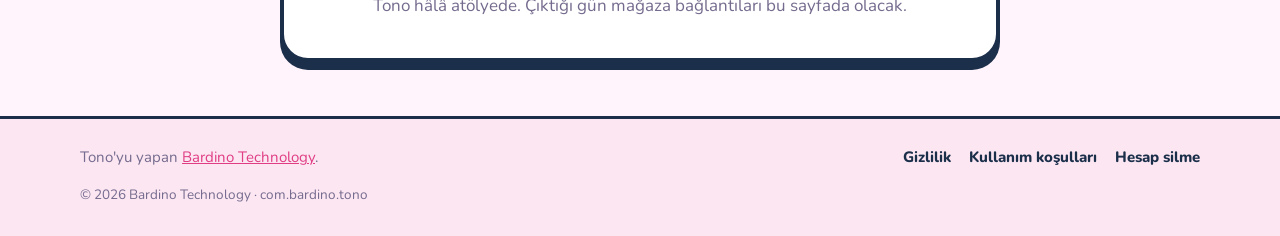
<file: tr/index.html>
<!DOCTYPE html>
<html lang="tr">
<head>
    <meta charset="UTF-8">
    <meta name="viewport" content="width=device-width, initial-scale=1.0">
    <meta name="description" content="Sessiz bir ton bulmacasi. Her tupte tek ton kalana kadar dok. Altmis bolum, sayac yok, geri alma serbest. Android'de yakinda.">
    <meta name="robots" content="index, follow">
    <meta property="og:type" content="website">
    <meta property="og:url" content="https://tono.dozi.app/tr/">
    <meta property="og:title" content="Tono - Tek renk, yedi kademe">
    <meta property="og:description" content="Sessiz bir ton bulmacasi. Her tupte tek ton kalana kadar dok. Altmis bolum, sayac yok, geri alma serbest. Android'de yakinda.">
    <meta property="og:locale" content="tr_TR">
    <meta property="og:site_name" content="Tono">
    <meta name="twitter:card" content="summary_large_image">
    <meta name="twitter:title" content="Tono - Tek renk, yedi kademe">
    <meta name="twitter:description" content="Sessiz bir ton bulmacasi. Her tupte tek ton kalana kadar dok. Altmis bolum, sayac yok, geri alma serbest. Android'de yakinda.">
    <meta name="theme-color" content="#FFF4FB">
    <title>Tono - Tek renk, yedi kademe</title>
    <link rel="canonical" href="https://tono.dozi.app/tr/">
    <link rel="alternate" hreflang="en" href="https://tono.dozi.app/">
    <link rel="alternate" hreflang="tr" href="https://tono.dozi.app/tr/">
    <link rel="alternate" hreflang="de" href="https://tono.dozi.app/de/">
    <link rel="alternate" hreflang="es" href="https://tono.dozi.app/es/">
    <link rel="alternate" hreflang="fr" href="https://tono.dozi.app/fr/">
    <link rel="alternate" hreflang="pt" href="https://tono.dozi.app/pt/">
    <link rel="alternate" hreflang="x-default" href="https://tono.dozi.app/">
    <link rel="icon" type="image/svg+xml" href="/assets/tono-mark.svg">
    <link rel="manifest" href="/manifest.json">
    <link rel="preconnect" href="https://fonts.googleapis.com">
    <link rel="preconnect" href="https://fonts.gstatic.com" crossorigin>
    <link href="https://fonts.googleapis.com/css2?family=Nunito:wght@400;700;800;900&display=swap" rel="stylesheet">
    <link rel="stylesheet" href="/css/style.css">
</head>
<body>
<header class="ust">
    <div class="kap">
        <a class="marka" href="/tr/"><svg class="kilit" focusable="false" xmlns="http://www.w3.org/2000/svg" viewBox="0 0 530 200" role="img" aria-label="Tono">
<title>Tono</title>
<g stroke="#10333A" stroke-width="7">
  <rect x="20" y="14"  width="160" height="44" rx="12" fill="#7FCACB"/>
  <rect x="20" y="78"  width="160" height="44" rx="12" fill="#2A9297"/>
  <rect x="20" y="142" width="160" height="44" rx="12" fill="#0B565E"/>
</g>
<text x="260" y="100" fill="#10333A" font-size="92" font-weight="900" letter-spacing="2"
      font-family="Nunito, 'Trebuchet MS', 'Segoe UI', system-ui, sans-serif"
      dominant-baseline="central">TONO</text>
</svg></a>
        <div class="diller"><a href="/" hreflang="en">English</a><a href="/tr/" hreflang="tr" aria-current="page">Türkçe</a><a href="/de/" hreflang="de">Deutsch</a><a href="/es/" hreflang="es">Español</a><a href="/fr/" hreflang="fr">Français</a><a href="/pt/" hreflang="pt">Português</a></div>
    </div>
</header>

<section class="kahraman">
    <div class="kap">
        <div>
            <span class="rozet">Çok yakında</span>
            <h1>Tek renk,<br><em>yedi kademe.</em></h1>
            <p class="alt">Tono bir ton bulmacasıdır. Her tüp dört birim alır ve bütün parçalar tek bir rengin kademeleridir: açıktan koyuya bir merdiven. Bir tüpe dokun, sonra başkasına dokun; üstteki ton aynıysa dökülür. Her tüpte tek bir ton kalınca bölüm biter.</p>
            <p class="kucuk">Ücretsiz oynanır. İnternetsiz çalışır. Hesap gerekmez.</p>
            <div class="magaza">
                <span class="magaza-cip">Google Play <b>Çok yakında</b></span>
                <span class="magaza-cip">App Store <b>Çok yakında</b></span>
            </div>
        </div>
        <div class="telefon"><svg class="isaret" focusable="false" xmlns="http://www.w3.org/2000/svg" viewBox="0 0 200 200" role="img" aria-label="Tono">
<title>Tono</title>
<g stroke="#10333A" stroke-width="7">
  <rect x="20" y="14"  width="160" height="44" rx="12" fill="#7FCACB"/>
  <rect x="20" y="78"  width="160" height="44" rx="12" fill="#2A9297"/>
  <rect x="20" y="142" width="160" height="44" rx="12" fill="#0B565E"/>
</g>
</svg></div>
    </div>
</section>

<section class="duvar-bolum">
    <div class="kap">
        <h2>Oyundan kareler</h2>
        <p class="bolum-alt">Hepsi gerçek ekran görüntüsü, temsili değil.</p>
        <div class="vitrin"><figure><div class="yer-tutucu" role="img" aria-label="Tahta"><span>Ekran görüntüsü yakında</span></div><figcaption>Tahta</figcaption></figure><figure><div class="yer-tutucu" role="img" aria-label="Dökülen bir ton"><span>Ekran görüntüsü yakında</span></div><figcaption>Dökülen bir ton</figcaption></figure><figure><div class="yer-tutucu" role="img" aria-label="Bölümün sonu"><span>Ekran görüntüsü yakında</span></div><figcaption>Bölümün sonu</figcaption></figure><figure><div class="yer-tutucu" role="img" aria-label="Harita"><span>Ekran görüntüsü yakında</span></div><figcaption>Harita</figcaption></figure></div>
    </div>
</section>

<section class="kapanis">
    <div class="kap">
        <div class="kutu">
            <h2>Henüz çıkmadı.</h2>
            <p class="bolum-alt">Tono hâlâ atölyede. Çıktığı gün mağaza bağlantıları bu sayfada olacak.</p>
        </div>
    </div>
</section>

<script type="application/ld+json">
{
  "@context": "https://schema.org",
  "@type": "MobileApplication",
  "name": "Tono",
  "applicationCategory": "GameApplication",
  "operatingSystem": "Android, iOS",
  "url": "https://tono.dozi.app/tr/",
  "inLanguage": "tr",
  "offers": {"@type": "Offer", "price": "0", "priceCurrency": "TRY"},
  "publisher": {"@type": "Organization", "name": "Bardino Technology"}
}
</script>
<footer>
    <div class="kap">
        <span>Tono'yu yapan <a href="https://dozi.app">Bardino Technology</a>.</span>
        <div class="f-baglantilar">
            <a href="/tr/privacy.html">Gizlilik</a>
            <a href="/tr/terms.html">Kullanım koşulları</a>
            <a href="/tr/account-deletion.html">Hesap silme</a>
        </div>
    </div>
    <div class="kap f-alt">&copy; 2026 Bardino Technology &middot; com.bardino.tono</div>
</footer>

</body>
</html>
</file>
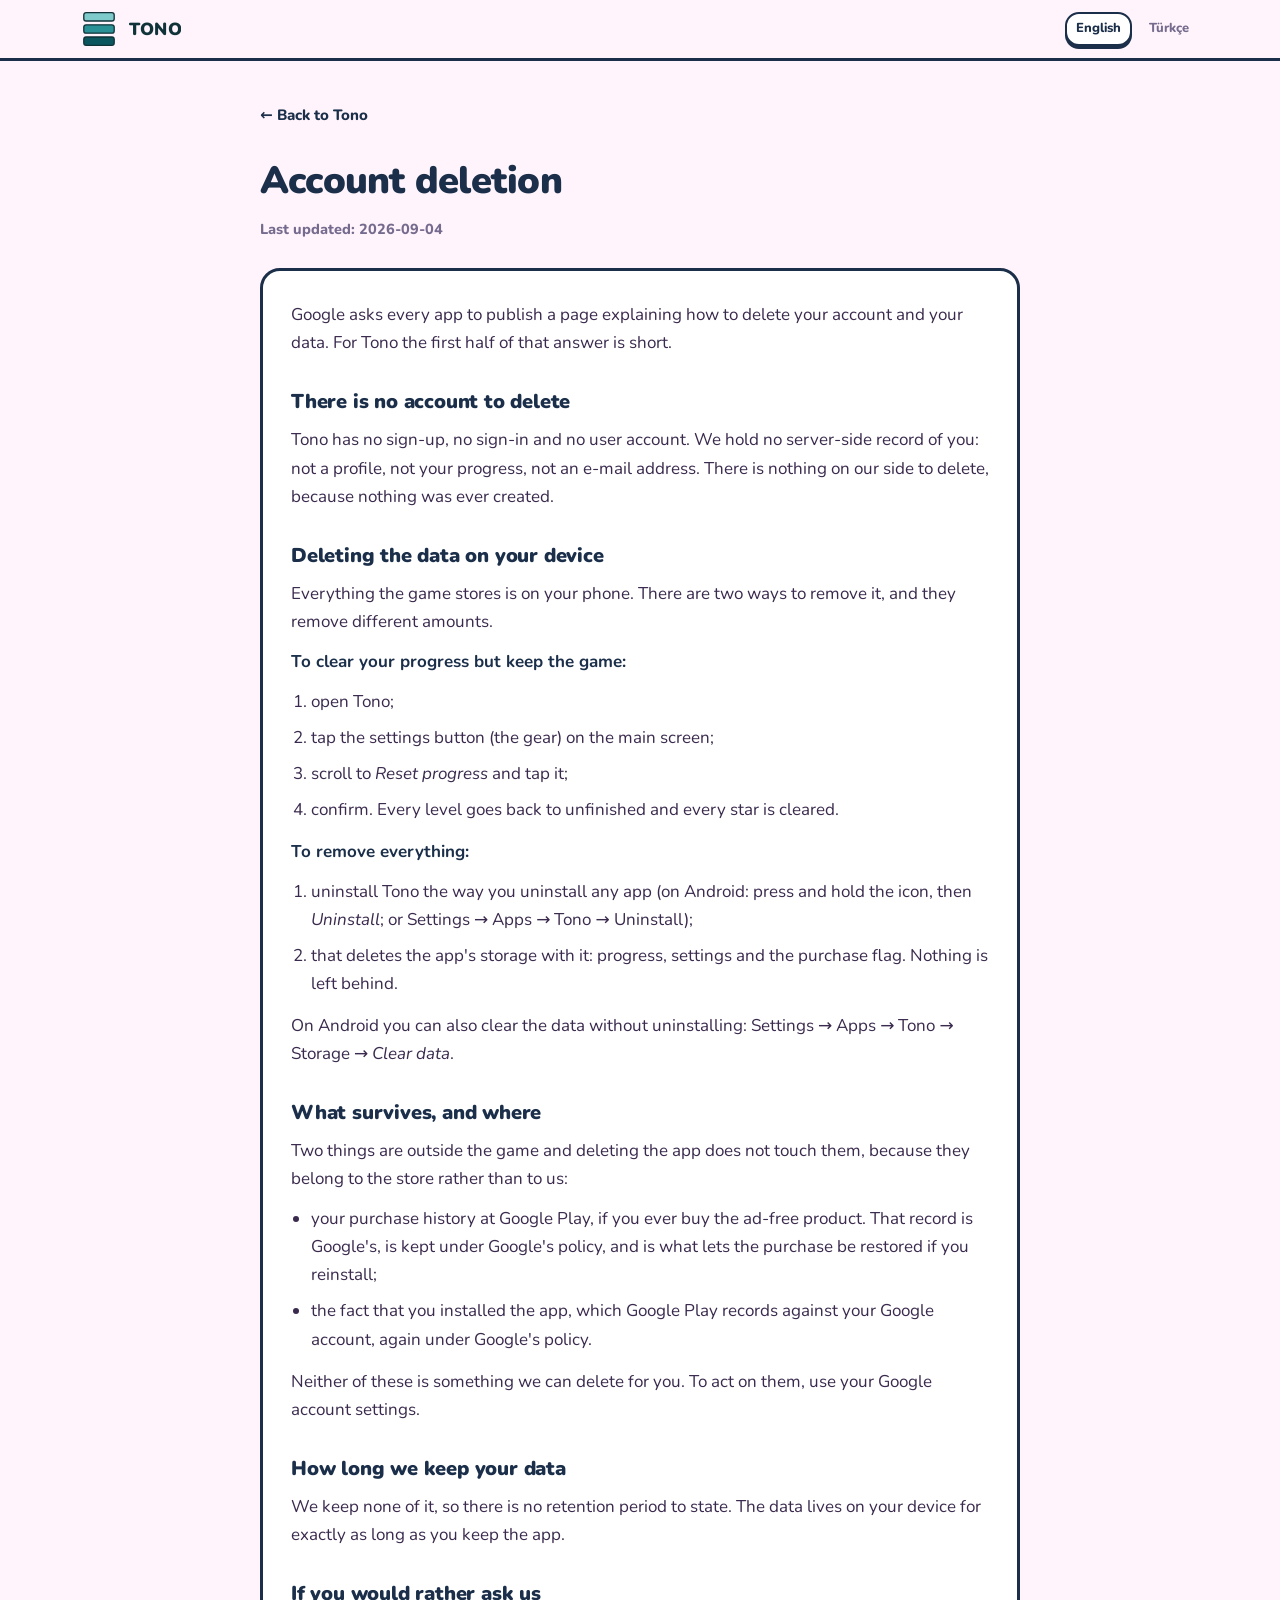
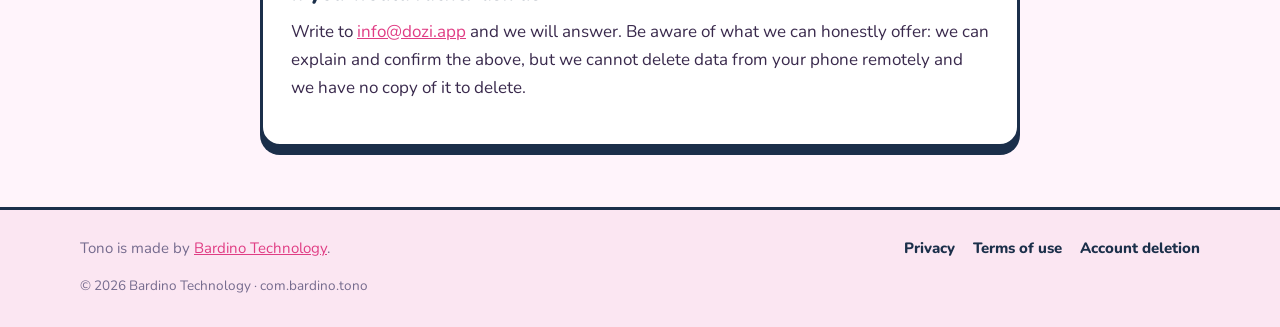
<file: account-deletion.html>
<!DOCTYPE html>
<html lang="en">
<head>
    <meta charset="UTF-8">
    <meta name="viewport" content="width=device-width, initial-scale=1.0">
    <meta name="description" content="Tono has no account. Numbered steps to reset progress inside the game or remove every trace from the device, and what stays with Google Play.">
    <meta name="robots" content="index, follow">
    <meta property="og:type" content="website">
    <meta property="og:url" content="https://tono.dozi.app/account-deletion.html">
    <meta property="og:title" content="Account deletion - Tono">
    <meta property="og:description" content="Tono has no account. Numbered steps to reset progress inside the game or remove every trace from the device, and what stays with Google Play.">
    <meta property="og:locale" content="en_US">
    <meta property="og:site_name" content="Tono">
    <meta name="twitter:card" content="summary_large_image">
    <meta name="twitter:title" content="Account deletion - Tono">
    <meta name="twitter:description" content="Tono has no account. Numbered steps to reset progress inside the game or remove every trace from the device, and what stays with Google Play.">
    <meta name="theme-color" content="#FFF4FB">
    <title>Account deletion - Tono</title>
    <link rel="canonical" href="https://tono.dozi.app/account-deletion.html">
    <link rel="alternate" hreflang="en" href="https://tono.dozi.app/account-deletion.html">
    <link rel="alternate" hreflang="tr" href="https://tono.dozi.app/tr/account-deletion.html">
    <link rel="alternate" hreflang="x-default" href="https://tono.dozi.app/account-deletion.html">
    <link rel="icon" type="image/svg+xml" href="/assets/tono-mark.svg">
    <link rel="manifest" href="/manifest.json">
    <link rel="preconnect" href="https://fonts.googleapis.com">
    <link rel="preconnect" href="https://fonts.gstatic.com" crossorigin>
    <link href="https://fonts.googleapis.com/css2?family=Nunito:wght@400;700;800;900&display=swap" rel="stylesheet">
    <link rel="stylesheet" href="/css/style.css">
    <link rel="stylesheet" href="/css/legal.css">
</head>
<body>
<header class="ust">
    <div class="kap">
        <a class="marka" href="/"><svg class="kilit" focusable="false" xmlns="http://www.w3.org/2000/svg" viewBox="0 0 530 200" role="img" aria-label="Tono">
<title>Tono</title>
<g stroke="#10333A" stroke-width="7">
  <rect x="20" y="14"  width="160" height="44" rx="12" fill="#7FCACB"/>
  <rect x="20" y="78"  width="160" height="44" rx="12" fill="#2A9297"/>
  <rect x="20" y="142" width="160" height="44" rx="12" fill="#0B565E"/>
</g>
<text x="260" y="100" fill="#10333A" font-size="92" font-weight="900" letter-spacing="2"
      font-family="Nunito, 'Trebuchet MS', 'Segoe UI', system-ui, sans-serif"
      dominant-baseline="central">TONO</text>
</svg></a>
        <div class="diller"><a href="/account-deletion.html" hreflang="en" aria-current="page">English</a><a href="/tr/account-deletion.html" hreflang="tr">Türkçe</a></div>
    </div>
</header>

<section class="yasal">
    <div class="kap">
        <a class="geri" href="/">&larr; Back to Tono</a>
        <h1>Account deletion</h1>
        <p class="tarih">Last updated: 2026-09-04</p>
        <div class="govde"><p>Google asks every app to publish a page explaining how to delete your account and your data. For Tono the first half of that answer is short.</p><h2>There is no account to delete</h2><p>Tono has no sign-up, no sign-in and no user account. We hold no server-side record of you: not a profile, not your progress, not an e-mail address. There is nothing on our side to delete, because nothing was ever created.</p><h2>Deleting the data on your device</h2><p>Everything the game stores is on your phone. There are two ways to remove it, and they remove different amounts.</p><p><strong>To clear your progress but keep the game:</strong></p><ol><li>open Tono;</li><li>tap the settings button (the gear) on the main screen;</li><li>scroll to <em>Reset progress</em> and tap it;</li><li>confirm. Every level goes back to unfinished and every star is cleared.</li></ol><p><strong>To remove everything:</strong></p><ol><li>uninstall Tono the way you uninstall any app (on Android: press and hold the icon, then <em>Uninstall</em>; or Settings &rarr; Apps &rarr; Tono &rarr; Uninstall);</li><li>that deletes the app's storage with it: progress, settings and the purchase flag. Nothing is left behind.</li></ol><p>On Android you can also clear the data without uninstalling: Settings &rarr; Apps &rarr; Tono &rarr; Storage &rarr; <em>Clear data</em>.</p><h2>What survives, and where</h2><p>Two things are outside the game and deleting the app does not touch them, because they belong to the store rather than to us:</p><ul><li>your purchase history at Google Play, if you ever buy the ad-free product. That record is Google's, is kept under Google's policy, and is what lets the purchase be restored if you reinstall;</li><li>the fact that you installed the app, which Google Play records against your Google account, again under Google's policy.</li></ul><p>Neither of these is something we can delete for you. To act on them, use your Google account settings.</p><h2>How long we keep your data</h2><p>We keep none of it, so there is no retention period to state. The data lives on your device for exactly as long as you keep the app.</p><h2>If you would rather ask us</h2><p>Write to <a href="mailto:info@dozi.app">info@dozi.app</a> and we will answer. Be aware of what we can honestly offer: we can explain and confirm the above, but we cannot delete data from your phone remotely and we have no copy of it to delete.</p></div>
    </div>
</section>
<footer>
    <div class="kap">
        <span>Tono is made by <a href="https://dozi.app">Bardino Technology</a>.</span>
        <div class="f-baglantilar">
            <a href="/privacy.html">Privacy</a>
            <a href="/terms.html">Terms of use</a>
            <a href="/account-deletion.html">Account deletion</a>
        </div>
    </div>
    <div class="kap f-alt">&copy; 2026 Bardino Technology &middot; com.bardino.tono</div>
</footer>

</body>
</html>
</file>
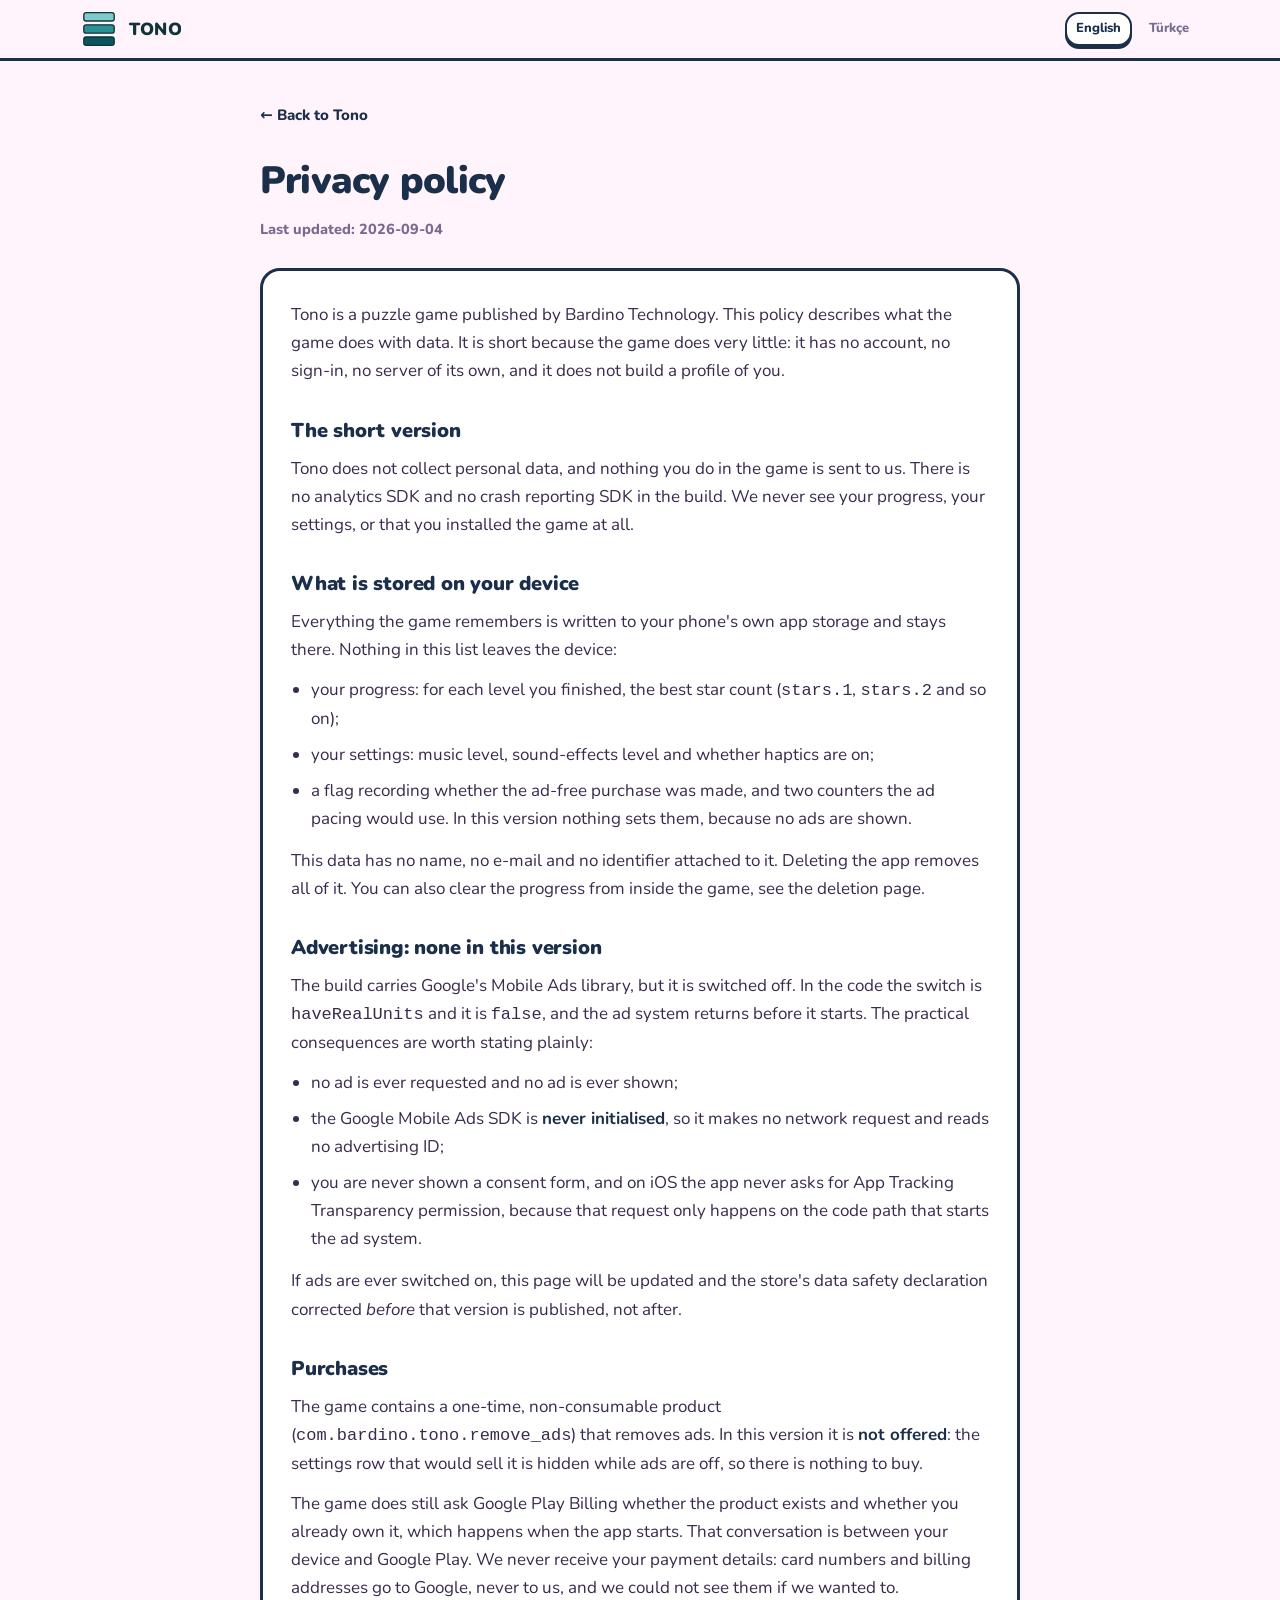
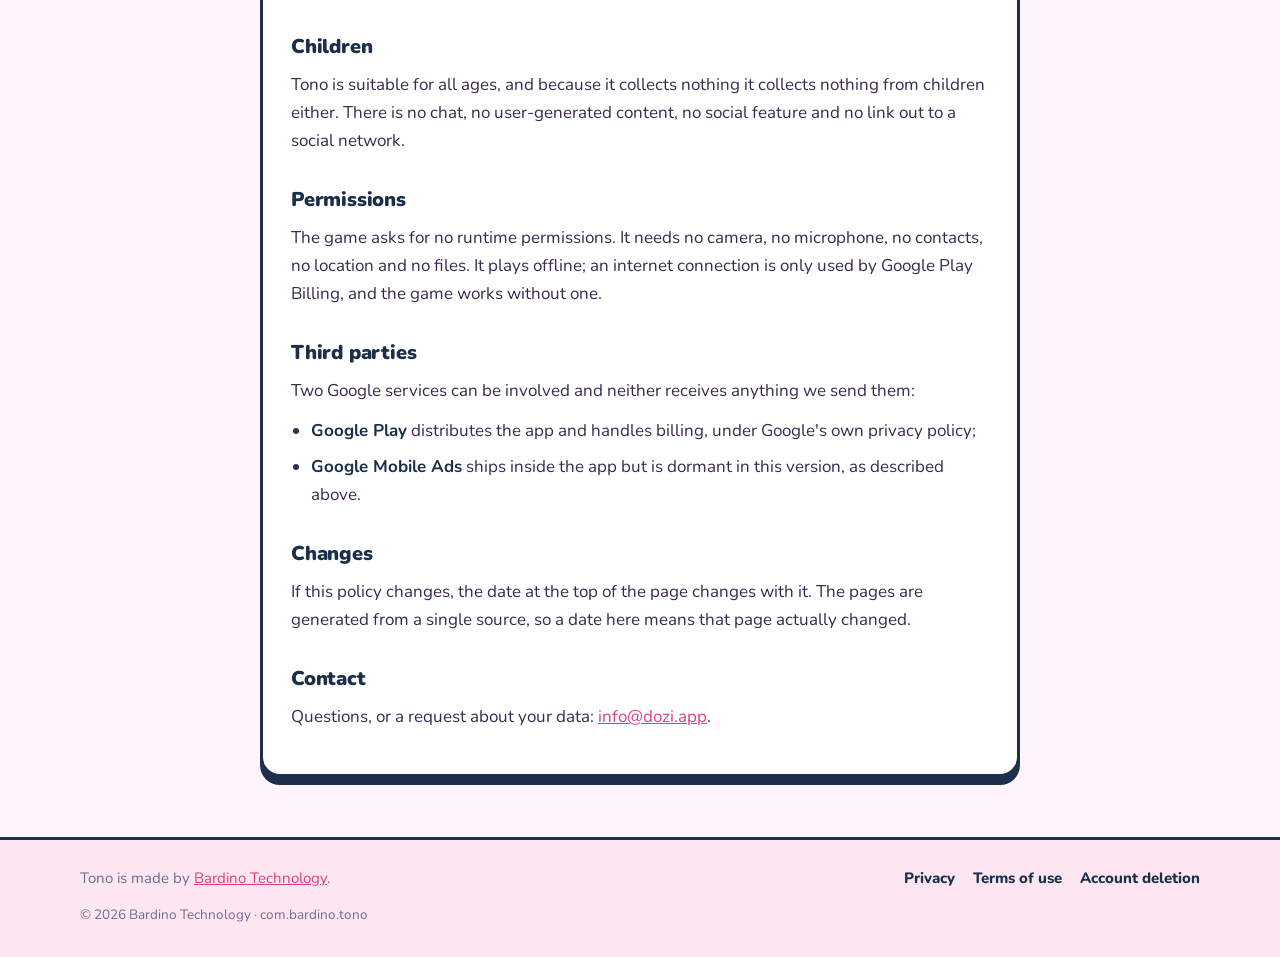
<file: privacy.html>
<!DOCTYPE html>
<html lang="en">
<head>
    <meta charset="UTF-8">
    <meta name="viewport" content="width=device-width, initial-scale=1.0">
    <meta name="description" content="What Tono keeps on your device and why nothing leaves it: no account, no analytics, no crash reporting, and an ad library that is never started in this version.">
    <meta name="robots" content="index, follow">
    <meta property="og:type" content="website">
    <meta property="og:url" content="https://tono.dozi.app/privacy.html">
    <meta property="og:title" content="Privacy policy - Tono">
    <meta property="og:description" content="What Tono keeps on your device and why nothing leaves it: no account, no analytics, no crash reporting, and an ad library that is never started in this version.">
    <meta property="og:locale" content="en_US">
    <meta property="og:site_name" content="Tono">
    <meta name="twitter:card" content="summary_large_image">
    <meta name="twitter:title" content="Privacy policy - Tono">
    <meta name="twitter:description" content="What Tono keeps on your device and why nothing leaves it: no account, no analytics, no crash reporting, and an ad library that is never started in this version.">
    <meta name="theme-color" content="#FFF4FB">
    <title>Privacy policy - Tono</title>
    <link rel="canonical" href="https://tono.dozi.app/privacy.html">
    <link rel="alternate" hreflang="en" href="https://tono.dozi.app/privacy.html">
    <link rel="alternate" hreflang="tr" href="https://tono.dozi.app/tr/privacy.html">
    <link rel="alternate" hreflang="x-default" href="https://tono.dozi.app/privacy.html">
    <link rel="icon" type="image/svg+xml" href="/assets/tono-mark.svg">
    <link rel="manifest" href="/manifest.json">
    <link rel="preconnect" href="https://fonts.googleapis.com">
    <link rel="preconnect" href="https://fonts.gstatic.com" crossorigin>
    <link href="https://fonts.googleapis.com/css2?family=Nunito:wght@400;700;800;900&display=swap" rel="stylesheet">
    <link rel="stylesheet" href="/css/style.css">
    <link rel="stylesheet" href="/css/legal.css">
</head>
<body>
<header class="ust">
    <div class="kap">
        <a class="marka" href="/"><svg class="kilit" focusable="false" xmlns="http://www.w3.org/2000/svg" viewBox="0 0 530 200" role="img" aria-label="Tono">
<title>Tono</title>
<g stroke="#10333A" stroke-width="7">
  <rect x="20" y="14"  width="160" height="44" rx="12" fill="#7FCACB"/>
  <rect x="20" y="78"  width="160" height="44" rx="12" fill="#2A9297"/>
  <rect x="20" y="142" width="160" height="44" rx="12" fill="#0B565E"/>
</g>
<text x="260" y="100" fill="#10333A" font-size="92" font-weight="900" letter-spacing="2"
      font-family="Nunito, 'Trebuchet MS', 'Segoe UI', system-ui, sans-serif"
      dominant-baseline="central">TONO</text>
</svg></a>
        <div class="diller"><a href="/privacy.html" hreflang="en" aria-current="page">English</a><a href="/tr/privacy.html" hreflang="tr">Türkçe</a></div>
    </div>
</header>

<section class="yasal">
    <div class="kap">
        <a class="geri" href="/">&larr; Back to Tono</a>
        <h1>Privacy policy</h1>
        <p class="tarih">Last updated: 2026-09-04</p>
        <div class="govde"><p>Tono is a puzzle game published by Bardino Technology. This policy describes what the game does with data. It is short because the game does very little: it has no account, no sign-in, no server of its own, and it does not build a profile of you.</p><h2>The short version</h2><p>Tono does not collect personal data, and nothing you do in the game is sent to us. There is no analytics SDK and no crash reporting SDK in the build. We never see your progress, your settings, or that you installed the game at all.</p><h2>What is stored on your device</h2><p>Everything the game remembers is written to your phone's own app storage and stays there. Nothing in this list leaves the device:</p><ul><li>your progress: for each level you finished, the best star count (<code>stars.1</code>, <code>stars.2</code> and so on);</li><li>your settings: music level, sound-effects level and whether haptics are on;</li><li>a flag recording whether the ad-free purchase was made, and two counters the ad pacing would use. In this version nothing sets them, because no ads are shown.</li></ul><p>This data has no name, no e-mail and no identifier attached to it. Deleting the app removes all of it. You can also clear the progress from inside the game, see the deletion page.</p><h2>Advertising: none in this version</h2><p>The build carries Google's Mobile Ads library, but it is switched off. In the code the switch is <code>haveRealUnits</code> and it is <code>false</code>, and the ad system returns before it starts. The practical consequences are worth stating plainly:</p><ul><li>no ad is ever requested and no ad is ever shown;</li><li>the Google Mobile Ads SDK is <strong>never initialised</strong>, so it makes no network request and reads no advertising ID;</li><li>you are never shown a consent form, and on iOS the app never asks for App Tracking Transparency permission, because that request only happens on the code path that starts the ad system.</li></ul><p>If ads are ever switched on, this page will be updated and the store's data safety declaration corrected <em>before</em> that version is published, not after.</p><h2>Purchases</h2><p>The game contains a one-time, non-consumable product (<code>com.bardino.tono.remove_ads</code>) that removes ads. In this version it is <strong>not offered</strong>: the settings row that would sell it is hidden while ads are off, so there is nothing to buy.</p><p>The game does still ask Google Play Billing whether the product exists and whether you already own it, which happens when the app starts. That conversation is between your device and Google Play. We never receive your payment details: card numbers and billing addresses go to Google, never to us, and we could not see them if we wanted to.</p><h2>Children</h2><p>Tono is suitable for all ages, and because it collects nothing it collects nothing from children either. There is no chat, no user-generated content, no social feature and no link out to a social network.</p><h2>Permissions</h2><p>The game asks for no runtime permissions. It needs no camera, no microphone, no contacts, no location and no files. It plays offline; an internet connection is only used by Google Play Billing, and the game works without one.</p><h2>Third parties</h2><p>Two Google services can be involved and neither receives anything we send them:</p><ul><li><strong>Google Play</strong> distributes the app and handles billing, under Google's own privacy policy;</li><li><strong>Google Mobile Ads</strong> ships inside the app but is dormant in this version, as described above.</li></ul><h2>Changes</h2><p>If this policy changes, the date at the top of the page changes with it. The pages are generated from a single source, so a date here means that page actually changed.</p><h2>Contact</h2><p>Questions, or a request about your data: <a href="mailto:info@dozi.app">info@dozi.app</a>.</p></div>
    </div>
</section>
<footer>
    <div class="kap">
        <span>Tono is made by <a href="https://dozi.app">Bardino Technology</a>.</span>
        <div class="f-baglantilar">
            <a href="/privacy.html">Privacy</a>
            <a href="/terms.html">Terms of use</a>
            <a href="/account-deletion.html">Account deletion</a>
        </div>
    </div>
    <div class="kap f-alt">&copy; 2026 Bardino Technology &middot; com.bardino.tono</div>
</footer>

</body>
</html>
</file>
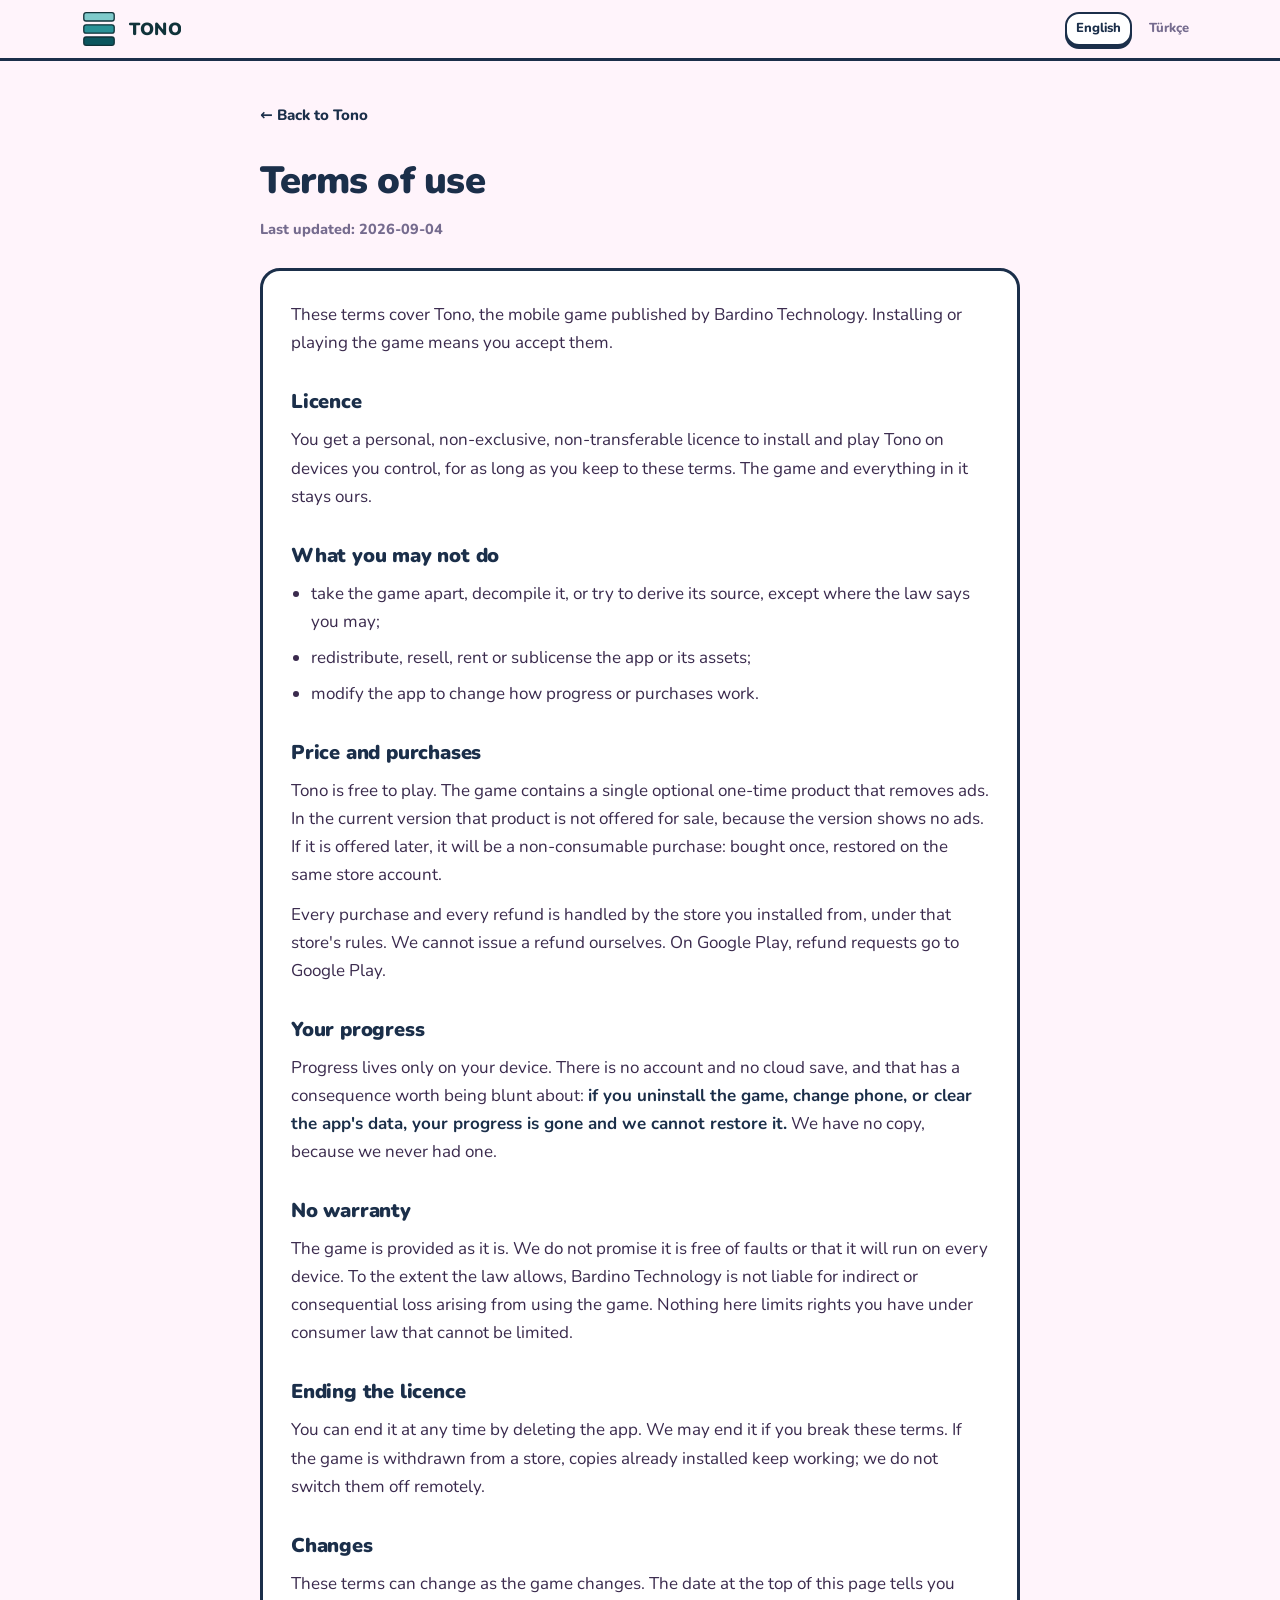
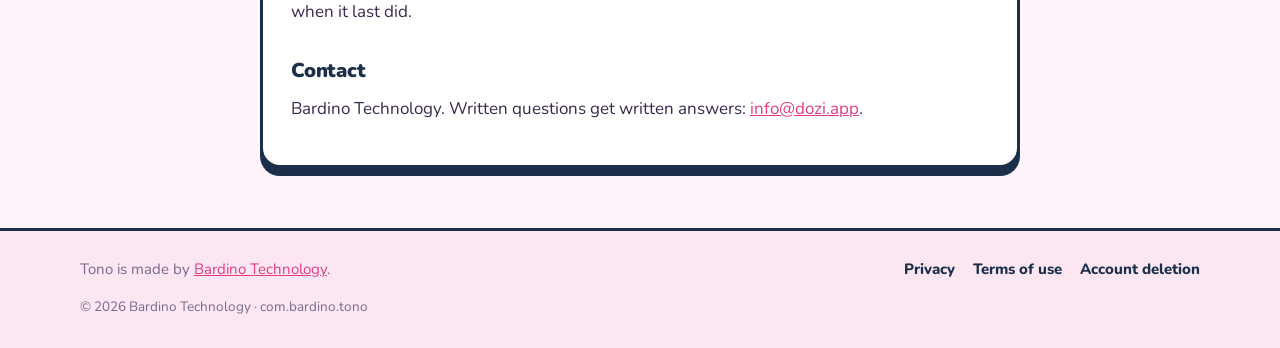
<file: terms.html>
<!DOCTYPE html>
<html lang="en">
<head>
    <meta charset="UTF-8">
    <meta name="viewport" content="width=device-width, initial-scale=1.0">
    <meta name="description" content="The licence, the one optional purchase that is not currently offered, and the blunt fact that progress lives only on your device.">
    <meta name="robots" content="index, follow">
    <meta property="og:type" content="website">
    <meta property="og:url" content="https://tono.dozi.app/terms.html">
    <meta property="og:title" content="Terms of use - Tono">
    <meta property="og:description" content="The licence, the one optional purchase that is not currently offered, and the blunt fact that progress lives only on your device.">
    <meta property="og:locale" content="en_US">
    <meta property="og:site_name" content="Tono">
    <meta name="twitter:card" content="summary_large_image">
    <meta name="twitter:title" content="Terms of use - Tono">
    <meta name="twitter:description" content="The licence, the one optional purchase that is not currently offered, and the blunt fact that progress lives only on your device.">
    <meta name="theme-color" content="#FFF4FB">
    <title>Terms of use - Tono</title>
    <link rel="canonical" href="https://tono.dozi.app/terms.html">
    <link rel="alternate" hreflang="en" href="https://tono.dozi.app/terms.html">
    <link rel="alternate" hreflang="tr" href="https://tono.dozi.app/tr/terms.html">
    <link rel="alternate" hreflang="x-default" href="https://tono.dozi.app/terms.html">
    <link rel="icon" type="image/svg+xml" href="/assets/tono-mark.svg">
    <link rel="manifest" href="/manifest.json">
    <link rel="preconnect" href="https://fonts.googleapis.com">
    <link rel="preconnect" href="https://fonts.gstatic.com" crossorigin>
    <link href="https://fonts.googleapis.com/css2?family=Nunito:wght@400;700;800;900&display=swap" rel="stylesheet">
    <link rel="stylesheet" href="/css/style.css">
    <link rel="stylesheet" href="/css/legal.css">
</head>
<body>
<header class="ust">
    <div class="kap">
        <a class="marka" href="/"><svg class="kilit" focusable="false" xmlns="http://www.w3.org/2000/svg" viewBox="0 0 530 200" role="img" aria-label="Tono">
<title>Tono</title>
<g stroke="#10333A" stroke-width="7">
  <rect x="20" y="14"  width="160" height="44" rx="12" fill="#7FCACB"/>
  <rect x="20" y="78"  width="160" height="44" rx="12" fill="#2A9297"/>
  <rect x="20" y="142" width="160" height="44" rx="12" fill="#0B565E"/>
</g>
<text x="260" y="100" fill="#10333A" font-size="92" font-weight="900" letter-spacing="2"
      font-family="Nunito, 'Trebuchet MS', 'Segoe UI', system-ui, sans-serif"
      dominant-baseline="central">TONO</text>
</svg></a>
        <div class="diller"><a href="/terms.html" hreflang="en" aria-current="page">English</a><a href="/tr/terms.html" hreflang="tr">Türkçe</a></div>
    </div>
</header>

<section class="yasal">
    <div class="kap">
        <a class="geri" href="/">&larr; Back to Tono</a>
        <h1>Terms of use</h1>
        <p class="tarih">Last updated: 2026-09-04</p>
        <div class="govde"><p>These terms cover Tono, the mobile game published by Bardino Technology. Installing or playing the game means you accept them.</p><h2>Licence</h2><p>You get a personal, non-exclusive, non-transferable licence to install and play Tono on devices you control, for as long as you keep to these terms. The game and everything in it stays ours.</p><h2>What you may not do</h2><ul><li>take the game apart, decompile it, or try to derive its source, except where the law says you may;</li><li>redistribute, resell, rent or sublicense the app or its assets;</li><li>modify the app to change how progress or purchases work.</li></ul><h2>Price and purchases</h2><p>Tono is free to play. The game contains a single optional one-time product that removes ads. In the current version that product is not offered for sale, because the version shows no ads. If it is offered later, it will be a non-consumable purchase: bought once, restored on the same store account.</p><p>Every purchase and every refund is handled by the store you installed from, under that store's rules. We cannot issue a refund ourselves. On Google Play, refund requests go to Google Play.</p><h2>Your progress</h2><p>Progress lives only on your device. There is no account and no cloud save, and that has a consequence worth being blunt about: <strong>if you uninstall the game, change phone, or clear the app's data, your progress is gone and we cannot restore it.</strong> We have no copy, because we never had one.</p><h2>No warranty</h2><p>The game is provided as it is. We do not promise it is free of faults or that it will run on every device. To the extent the law allows, Bardino Technology is not liable for indirect or consequential loss arising from using the game. Nothing here limits rights you have under consumer law that cannot be limited.</p><h2>Ending the licence</h2><p>You can end it at any time by deleting the app. We may end it if you break these terms. If the game is withdrawn from a store, copies already installed keep working; we do not switch them off remotely.</p><h2>Changes</h2><p>These terms can change as the game changes. The date at the top of this page tells you when it last did.</p><h2>Contact</h2><p>Bardino Technology. Written questions get written answers: <a href="mailto:info@dozi.app">info@dozi.app</a>.</p></div>
    </div>
</section>
<footer>
    <div class="kap">
        <span>Tono is made by <a href="https://dozi.app">Bardino Technology</a>.</span>
        <div class="f-baglantilar">
            <a href="/privacy.html">Privacy</a>
            <a href="/terms.html">Terms of use</a>
            <a href="/account-deletion.html">Account deletion</a>
        </div>
    </div>
    <div class="kap f-alt">&copy; 2026 Bardino Technology &middot; com.bardino.tono</div>
</footer>

</body>
</html>
</file>
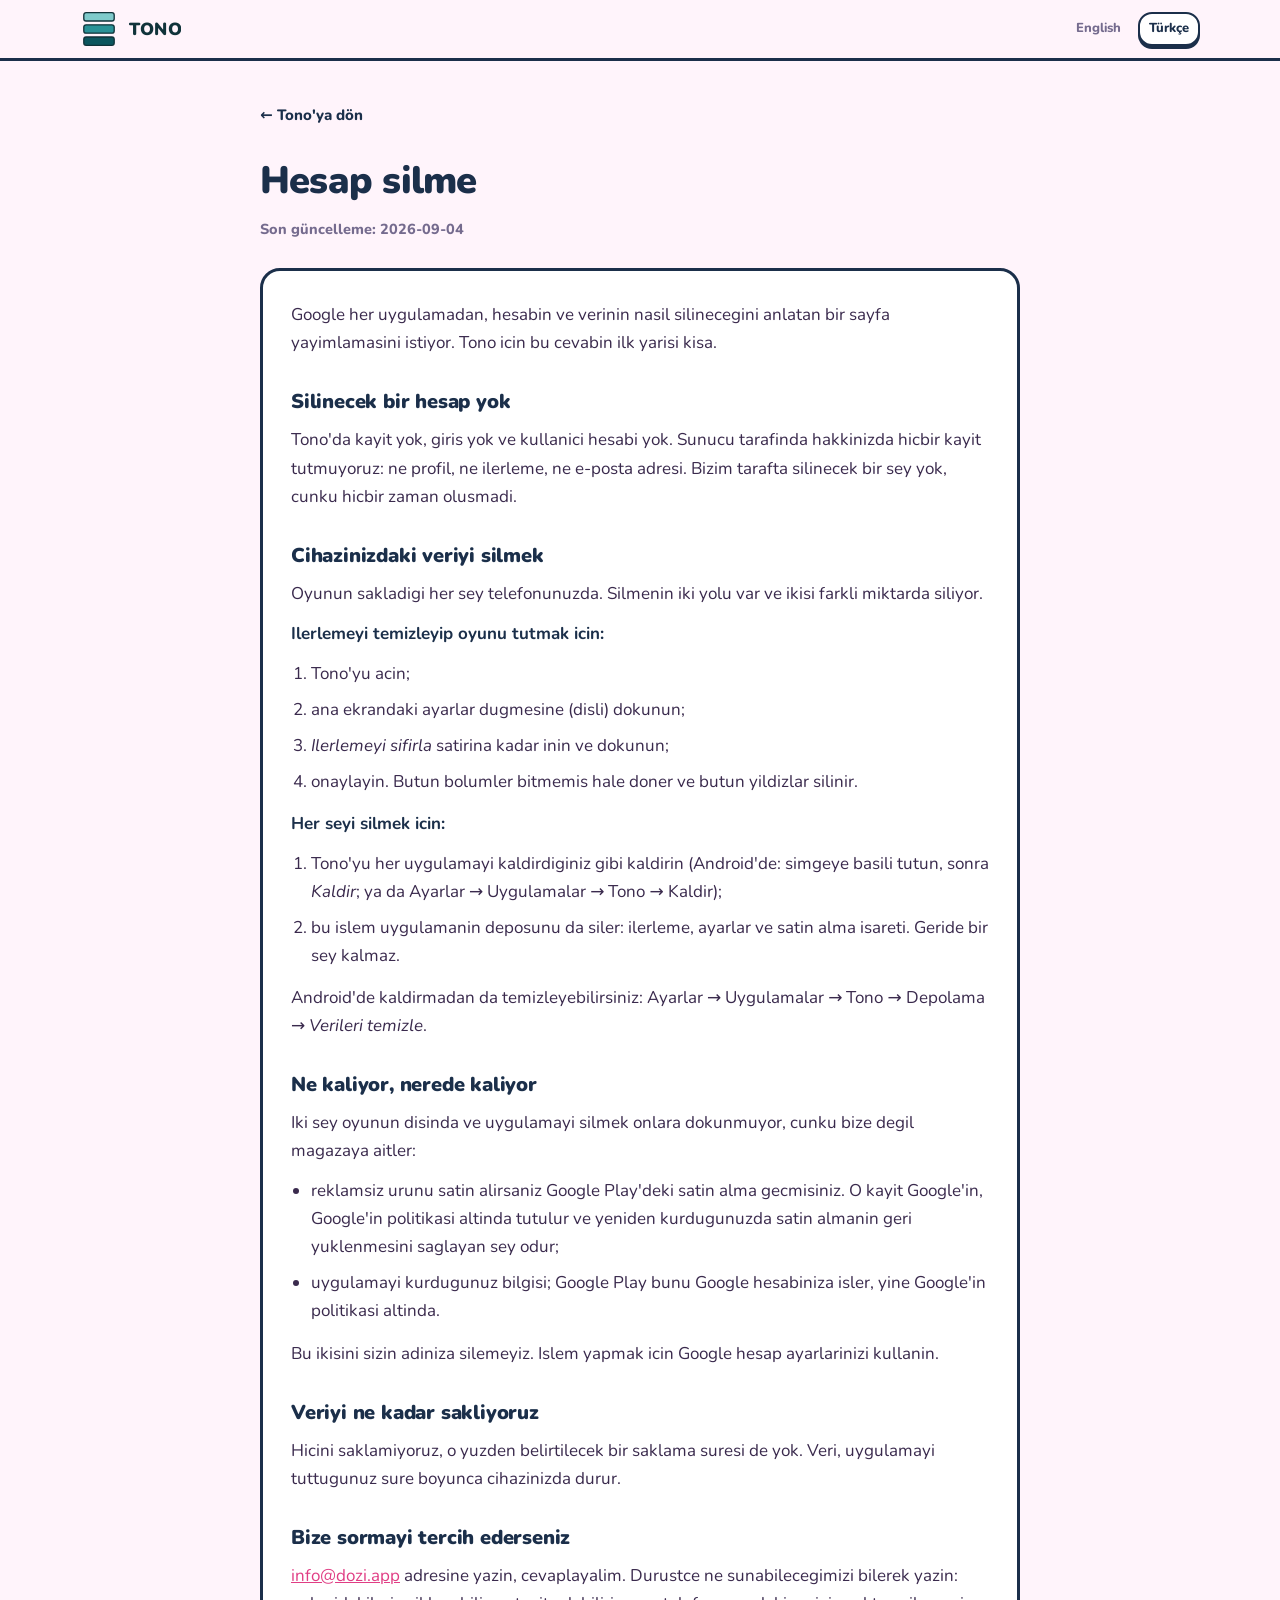
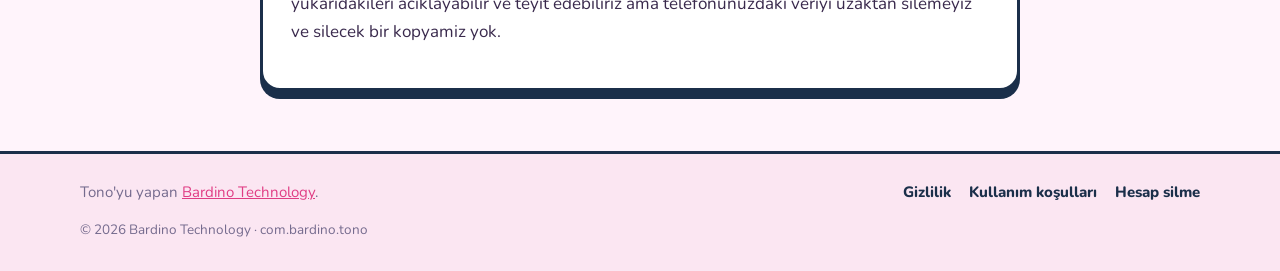
<file: tr/account-deletion.html>
<!DOCTYPE html>
<html lang="tr">
<head>
    <meta charset="UTF-8">
    <meta name="viewport" content="width=device-width, initial-scale=1.0">
    <meta name="description" content="Tono'da hesap yoktur. Oyun içinden ilerlemeyi sıfırlamak ya da cihazdaki her izi silmek için numaralı adımlar, ve Google Play'de ne kaldığı.">
    <meta name="robots" content="index, follow">
    <meta property="og:type" content="website">
    <meta property="og:url" content="https://tono.dozi.app/tr/account-deletion.html">
    <meta property="og:title" content="Hesap silme - Tono">
    <meta property="og:description" content="Tono'da hesap yoktur. Oyun içinden ilerlemeyi sıfırlamak ya da cihazdaki her izi silmek için numaralı adımlar, ve Google Play'de ne kaldığı.">
    <meta property="og:locale" content="tr_TR">
    <meta property="og:site_name" content="Tono">
    <meta name="twitter:card" content="summary_large_image">
    <meta name="twitter:title" content="Hesap silme - Tono">
    <meta name="twitter:description" content="Tono'da hesap yoktur. Oyun içinden ilerlemeyi sıfırlamak ya da cihazdaki her izi silmek için numaralı adımlar, ve Google Play'de ne kaldığı.">
    <meta name="theme-color" content="#FFF4FB">
    <title>Hesap silme - Tono</title>
    <link rel="canonical" href="https://tono.dozi.app/tr/account-deletion.html">
    <link rel="alternate" hreflang="en" href="https://tono.dozi.app/account-deletion.html">
    <link rel="alternate" hreflang="tr" href="https://tono.dozi.app/tr/account-deletion.html">
    <link rel="alternate" hreflang="x-default" href="https://tono.dozi.app/account-deletion.html">
    <link rel="icon" type="image/svg+xml" href="/assets/tono-mark.svg">
    <link rel="manifest" href="/manifest.json">
    <link rel="preconnect" href="https://fonts.googleapis.com">
    <link rel="preconnect" href="https://fonts.gstatic.com" crossorigin>
    <link href="https://fonts.googleapis.com/css2?family=Nunito:wght@400;700;800;900&display=swap" rel="stylesheet">
    <link rel="stylesheet" href="/css/style.css">
    <link rel="stylesheet" href="/css/legal.css">
</head>
<body>
<header class="ust">
    <div class="kap">
        <a class="marka" href="/tr/"><svg class="kilit" focusable="false" xmlns="http://www.w3.org/2000/svg" viewBox="0 0 530 200" role="img" aria-label="Tono">
<title>Tono</title>
<g stroke="#10333A" stroke-width="7">
  <rect x="20" y="14"  width="160" height="44" rx="12" fill="#7FCACB"/>
  <rect x="20" y="78"  width="160" height="44" rx="12" fill="#2A9297"/>
  <rect x="20" y="142" width="160" height="44" rx="12" fill="#0B565E"/>
</g>
<text x="260" y="100" fill="#10333A" font-size="92" font-weight="900" letter-spacing="2"
      font-family="Nunito, 'Trebuchet MS', 'Segoe UI', system-ui, sans-serif"
      dominant-baseline="central">TONO</text>
</svg></a>
        <div class="diller"><a href="/account-deletion.html" hreflang="en">English</a><a href="/tr/account-deletion.html" hreflang="tr" aria-current="page">Türkçe</a></div>
    </div>
</header>

<section class="yasal">
    <div class="kap">
        <a class="geri" href="/tr/">&larr; Tono'ya dön</a>
        <h1>Hesap silme</h1>
        <p class="tarih">Son güncelleme: 2026-09-04</p>
        <div class="govde"><p>Google her uygulamadan, hesabin ve verinin nasil silinecegini anlatan bir sayfa yayimlamasini istiyor. Tono icin bu cevabin ilk yarisi kisa.</p><h2>Silinecek bir hesap yok</h2><p>Tono'da kayit yok, giris yok ve kullanici hesabi yok. Sunucu tarafinda hakkinizda hicbir kayit tutmuyoruz: ne profil, ne ilerleme, ne e-posta adresi. Bizim tarafta silinecek bir sey yok, cunku hicbir zaman olusmadi.</p><h2>Cihazinizdaki veriyi silmek</h2><p>Oyunun sakladigi her sey telefonunuzda. Silmenin iki yolu var ve ikisi farkli miktarda siliyor.</p><p><strong>Ilerlemeyi temizleyip oyunu tutmak icin:</strong></p><ol><li>Tono'yu acin;</li><li>ana ekrandaki ayarlar dugmesine (disli) dokunun;</li><li><em>Ilerlemeyi sifirla</em> satirina kadar inin ve dokunun;</li><li>onaylayin. Butun bolumler bitmemis hale doner ve butun yildizlar silinir.</li></ol><p><strong>Her seyi silmek icin:</strong></p><ol><li>Tono'yu her uygulamayi kaldirdiginiz gibi kaldirin (Android'de: simgeye basili tutun, sonra <em>Kaldir</em>; ya da Ayarlar &rarr; Uygulamalar &rarr; Tono &rarr; Kaldir);</li><li>bu islem uygulamanin deposunu da siler: ilerleme, ayarlar ve satin alma isareti. Geride bir sey kalmaz.</li></ol><p>Android'de kaldirmadan da temizleyebilirsiniz: Ayarlar &rarr; Uygulamalar &rarr; Tono &rarr; Depolama &rarr; <em>Verileri temizle</em>.</p><h2>Ne kaliyor, nerede kaliyor</h2><p>Iki sey oyunun disinda ve uygulamayi silmek onlara dokunmuyor, cunku bize degil magazaya aitler:</p><ul><li>reklamsiz urunu satin alirsaniz Google Play'deki satin alma gecmisiniz. O kayit Google'in, Google'in politikasi altinda tutulur ve yeniden kurdugunuzda satin almanin geri yuklenmesini saglayan sey odur;</li><li>uygulamayi kurdugunuz bilgisi; Google Play bunu Google hesabiniza isler, yine Google'in politikasi altinda.</li></ul><p>Bu ikisini sizin adiniza silemeyiz. Islem yapmak icin Google hesap ayarlarinizi kullanin.</p><h2>Veriyi ne kadar sakliyoruz</h2><p>Hicini saklamiyoruz, o yuzden belirtilecek bir saklama suresi de yok. Veri, uygulamayi tuttugunuz sure boyunca cihazinizda durur.</p><h2>Bize sormayi tercih ederseniz</h2><p><a href="mailto:info@dozi.app">info@dozi.app</a> adresine yazin, cevaplayalim. Durustce ne sunabilecegimizi bilerek yazin: yukaridakileri aciklayabilir ve teyit edebiliriz ama telefonunuzdaki veriyi uzaktan silemeyiz ve silecek bir kopyamiz yok.</p></div>
    </div>
</section>
<footer>
    <div class="kap">
        <span>Tono'yu yapan <a href="https://dozi.app">Bardino Technology</a>.</span>
        <div class="f-baglantilar">
            <a href="/tr/privacy.html">Gizlilik</a>
            <a href="/tr/terms.html">Kullanım koşulları</a>
            <a href="/tr/account-deletion.html">Hesap silme</a>
        </div>
    </div>
    <div class="kap f-alt">&copy; 2026 Bardino Technology &middot; com.bardino.tono</div>
</footer>

</body>
</html>
</file>
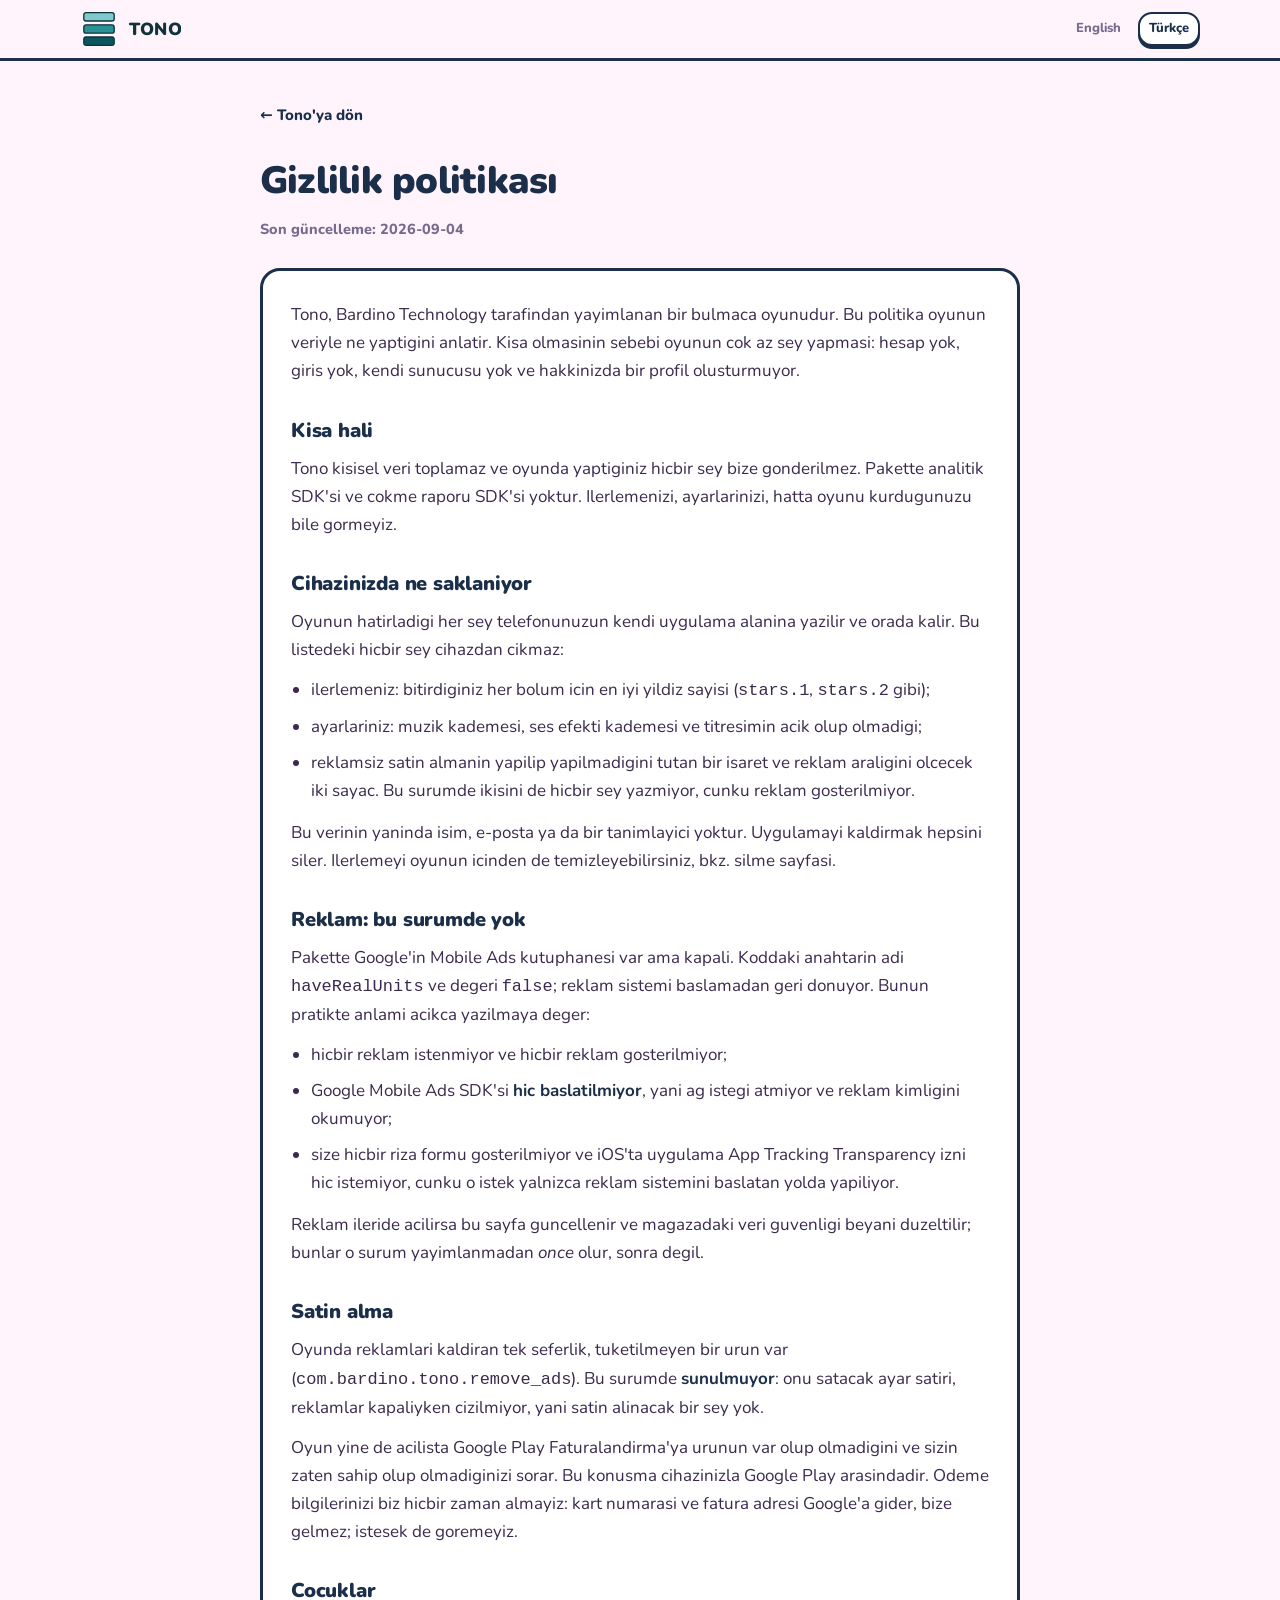
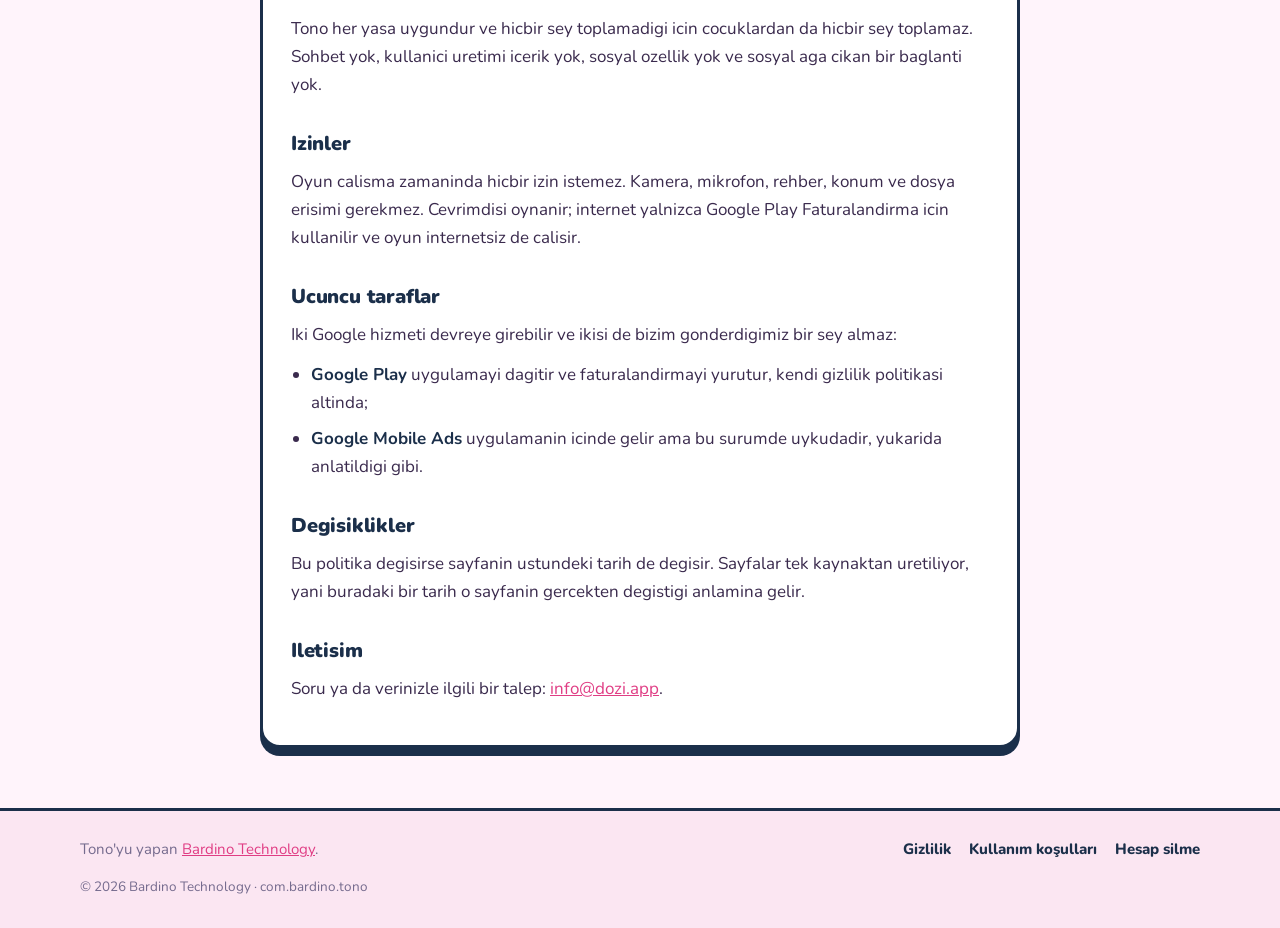
<file: tr/privacy.html>
<!DOCTYPE html>
<html lang="tr">
<head>
    <meta charset="UTF-8">
    <meta name="viewport" content="width=device-width, initial-scale=1.0">
    <meta name="description" content="Tono'nun cihazınızda ne sakladığı ve hiçbirinin neden dışarı çıkmadığı: hesap yok, analitik yok, çökme raporu yok ve bu sürümde hiç başlatılmayan bir reklam kütüphanesi.">
    <meta name="robots" content="index, follow">
    <meta property="og:type" content="website">
    <meta property="og:url" content="https://tono.dozi.app/tr/privacy.html">
    <meta property="og:title" content="Gizlilik politikası - Tono">
    <meta property="og:description" content="Tono'nun cihazınızda ne sakladığı ve hiçbirinin neden dışarı çıkmadığı: hesap yok, analitik yok, çökme raporu yok ve bu sürümde hiç başlatılmayan bir reklam kütüphanesi.">
    <meta property="og:locale" content="tr_TR">
    <meta property="og:site_name" content="Tono">
    <meta name="twitter:card" content="summary_large_image">
    <meta name="twitter:title" content="Gizlilik politikası - Tono">
    <meta name="twitter:description" content="Tono'nun cihazınızda ne sakladığı ve hiçbirinin neden dışarı çıkmadığı: hesap yok, analitik yok, çökme raporu yok ve bu sürümde hiç başlatılmayan bir reklam kütüphanesi.">
    <meta name="theme-color" content="#FFF4FB">
    <title>Gizlilik politikası - Tono</title>
    <link rel="canonical" href="https://tono.dozi.app/tr/privacy.html">
    <link rel="alternate" hreflang="en" href="https://tono.dozi.app/privacy.html">
    <link rel="alternate" hreflang="tr" href="https://tono.dozi.app/tr/privacy.html">
    <link rel="alternate" hreflang="x-default" href="https://tono.dozi.app/privacy.html">
    <link rel="icon" type="image/svg+xml" href="/assets/tono-mark.svg">
    <link rel="manifest" href="/manifest.json">
    <link rel="preconnect" href="https://fonts.googleapis.com">
    <link rel="preconnect" href="https://fonts.gstatic.com" crossorigin>
    <link href="https://fonts.googleapis.com/css2?family=Nunito:wght@400;700;800;900&display=swap" rel="stylesheet">
    <link rel="stylesheet" href="/css/style.css">
    <link rel="stylesheet" href="/css/legal.css">
</head>
<body>
<header class="ust">
    <div class="kap">
        <a class="marka" href="/tr/"><svg class="kilit" focusable="false" xmlns="http://www.w3.org/2000/svg" viewBox="0 0 530 200" role="img" aria-label="Tono">
<title>Tono</title>
<g stroke="#10333A" stroke-width="7">
  <rect x="20" y="14"  width="160" height="44" rx="12" fill="#7FCACB"/>
  <rect x="20" y="78"  width="160" height="44" rx="12" fill="#2A9297"/>
  <rect x="20" y="142" width="160" height="44" rx="12" fill="#0B565E"/>
</g>
<text x="260" y="100" fill="#10333A" font-size="92" font-weight="900" letter-spacing="2"
      font-family="Nunito, 'Trebuchet MS', 'Segoe UI', system-ui, sans-serif"
      dominant-baseline="central">TONO</text>
</svg></a>
        <div class="diller"><a href="/privacy.html" hreflang="en">English</a><a href="/tr/privacy.html" hreflang="tr" aria-current="page">Türkçe</a></div>
    </div>
</header>

<section class="yasal">
    <div class="kap">
        <a class="geri" href="/tr/">&larr; Tono'ya dön</a>
        <h1>Gizlilik politikası</h1>
        <p class="tarih">Son güncelleme: 2026-09-04</p>
        <div class="govde"><p>Tono, Bardino Technology tarafindan yayimlanan bir bulmaca oyunudur. Bu politika oyunun veriyle ne yaptigini anlatir. Kisa olmasinin sebebi oyunun cok az sey yapmasi: hesap yok, giris yok, kendi sunucusu yok ve hakkinizda bir profil olusturmuyor.</p><h2>Kisa hali</h2><p>Tono kisisel veri toplamaz ve oyunda yaptiginiz hicbir sey bize gonderilmez. Pakette analitik SDK'si ve cokme raporu SDK'si yoktur. Ilerlemenizi, ayarlarinizi, hatta oyunu kurdugunuzu bile gormeyiz.</p><h2>Cihazinizda ne saklaniyor</h2><p>Oyunun hatirladigi her sey telefonunuzun kendi uygulama alanina yazilir ve orada kalir. Bu listedeki hicbir sey cihazdan cikmaz:</p><ul><li>ilerlemeniz: bitirdiginiz her bolum icin en iyi yildiz sayisi (<code>stars.1</code>, <code>stars.2</code> gibi);</li><li>ayarlariniz: muzik kademesi, ses efekti kademesi ve titresimin acik olup olmadigi;</li><li>reklamsiz satin almanin yapilip yapilmadigini tutan bir isaret ve reklam araligini olcecek iki sayac. Bu surumde ikisini de hicbir sey yazmiyor, cunku reklam gosterilmiyor.</li></ul><p>Bu verinin yaninda isim, e-posta ya da bir tanimlayici yoktur. Uygulamayi kaldirmak hepsini siler. Ilerlemeyi oyunun icinden de temizleyebilirsiniz, bkz. silme sayfasi.</p><h2>Reklam: bu surumde yok</h2><p>Pakette Google'in Mobile Ads kutuphanesi var ama kapali. Koddaki anahtarin adi <code>haveRealUnits</code> ve degeri <code>false</code>; reklam sistemi baslamadan geri donuyor. Bunun pratikte anlami acikca yazilmaya deger:</p><ul><li>hicbir reklam istenmiyor ve hicbir reklam gosterilmiyor;</li><li>Google Mobile Ads SDK'si <strong>hic baslatilmiyor</strong>, yani ag istegi atmiyor ve reklam kimligini okumuyor;</li><li>size hicbir riza formu gosterilmiyor ve iOS'ta uygulama App Tracking Transparency izni hic istemiyor, cunku o istek yalnizca reklam sistemini baslatan yolda yapiliyor.</li></ul><p>Reklam ileride acilirsa bu sayfa guncellenir ve magazadaki veri guvenligi beyani duzeltilir; bunlar o surum yayimlanmadan <em>once</em> olur, sonra degil.</p><h2>Satin alma</h2><p>Oyunda reklamlari kaldiran tek seferlik, tuketilmeyen bir urun var (<code>com.bardino.tono.remove_ads</code>). Bu surumde <strong>sunulmuyor</strong>: onu satacak ayar satiri, reklamlar kapaliyken cizilmiyor, yani satin alinacak bir sey yok.</p><p>Oyun yine de acilista Google Play Faturalandirma'ya urunun var olup olmadigini ve sizin zaten sahip olup olmadiginizi sorar. Bu konusma cihazinizla Google Play arasindadir. Odeme bilgilerinizi biz hicbir zaman almayiz: kart numarasi ve fatura adresi Google'a gider, bize gelmez; istesek de goremeyiz.</p><h2>Cocuklar</h2><p>Tono her yasa uygundur ve hicbir sey toplamadigi icin cocuklardan da hicbir sey toplamaz. Sohbet yok, kullanici uretimi icerik yok, sosyal ozellik yok ve sosyal aga cikan bir baglanti yok.</p><h2>Izinler</h2><p>Oyun calisma zamaninda hicbir izin istemez. Kamera, mikrofon, rehber, konum ve dosya erisimi gerekmez. Cevrimdisi oynanir; internet yalnizca Google Play Faturalandirma icin kullanilir ve oyun internetsiz de calisir.</p><h2>Ucuncu taraflar</h2><p>Iki Google hizmeti devreye girebilir ve ikisi de bizim gonderdigimiz bir sey almaz:</p><ul><li><strong>Google Play</strong> uygulamayi dagitir ve faturalandirmayi yurutur, kendi gizlilik politikasi altinda;</li><li><strong>Google Mobile Ads</strong> uygulamanin icinde gelir ama bu surumde uykudadir, yukarida anlatildigi gibi.</li></ul><h2>Degisiklikler</h2><p>Bu politika degisirse sayfanin ustundeki tarih de degisir. Sayfalar tek kaynaktan uretiliyor, yani buradaki bir tarih o sayfanin gercekten degistigi anlamina gelir.</p><h2>Iletisim</h2><p>Soru ya da verinizle ilgili bir talep: <a href="mailto:info@dozi.app">info@dozi.app</a>.</p></div>
    </div>
</section>
<footer>
    <div class="kap">
        <span>Tono'yu yapan <a href="https://dozi.app">Bardino Technology</a>.</span>
        <div class="f-baglantilar">
            <a href="/tr/privacy.html">Gizlilik</a>
            <a href="/tr/terms.html">Kullanım koşulları</a>
            <a href="/tr/account-deletion.html">Hesap silme</a>
        </div>
    </div>
    <div class="kap f-alt">&copy; 2026 Bardino Technology &middot; com.bardino.tono</div>
</footer>

</body>
</html>
</file>
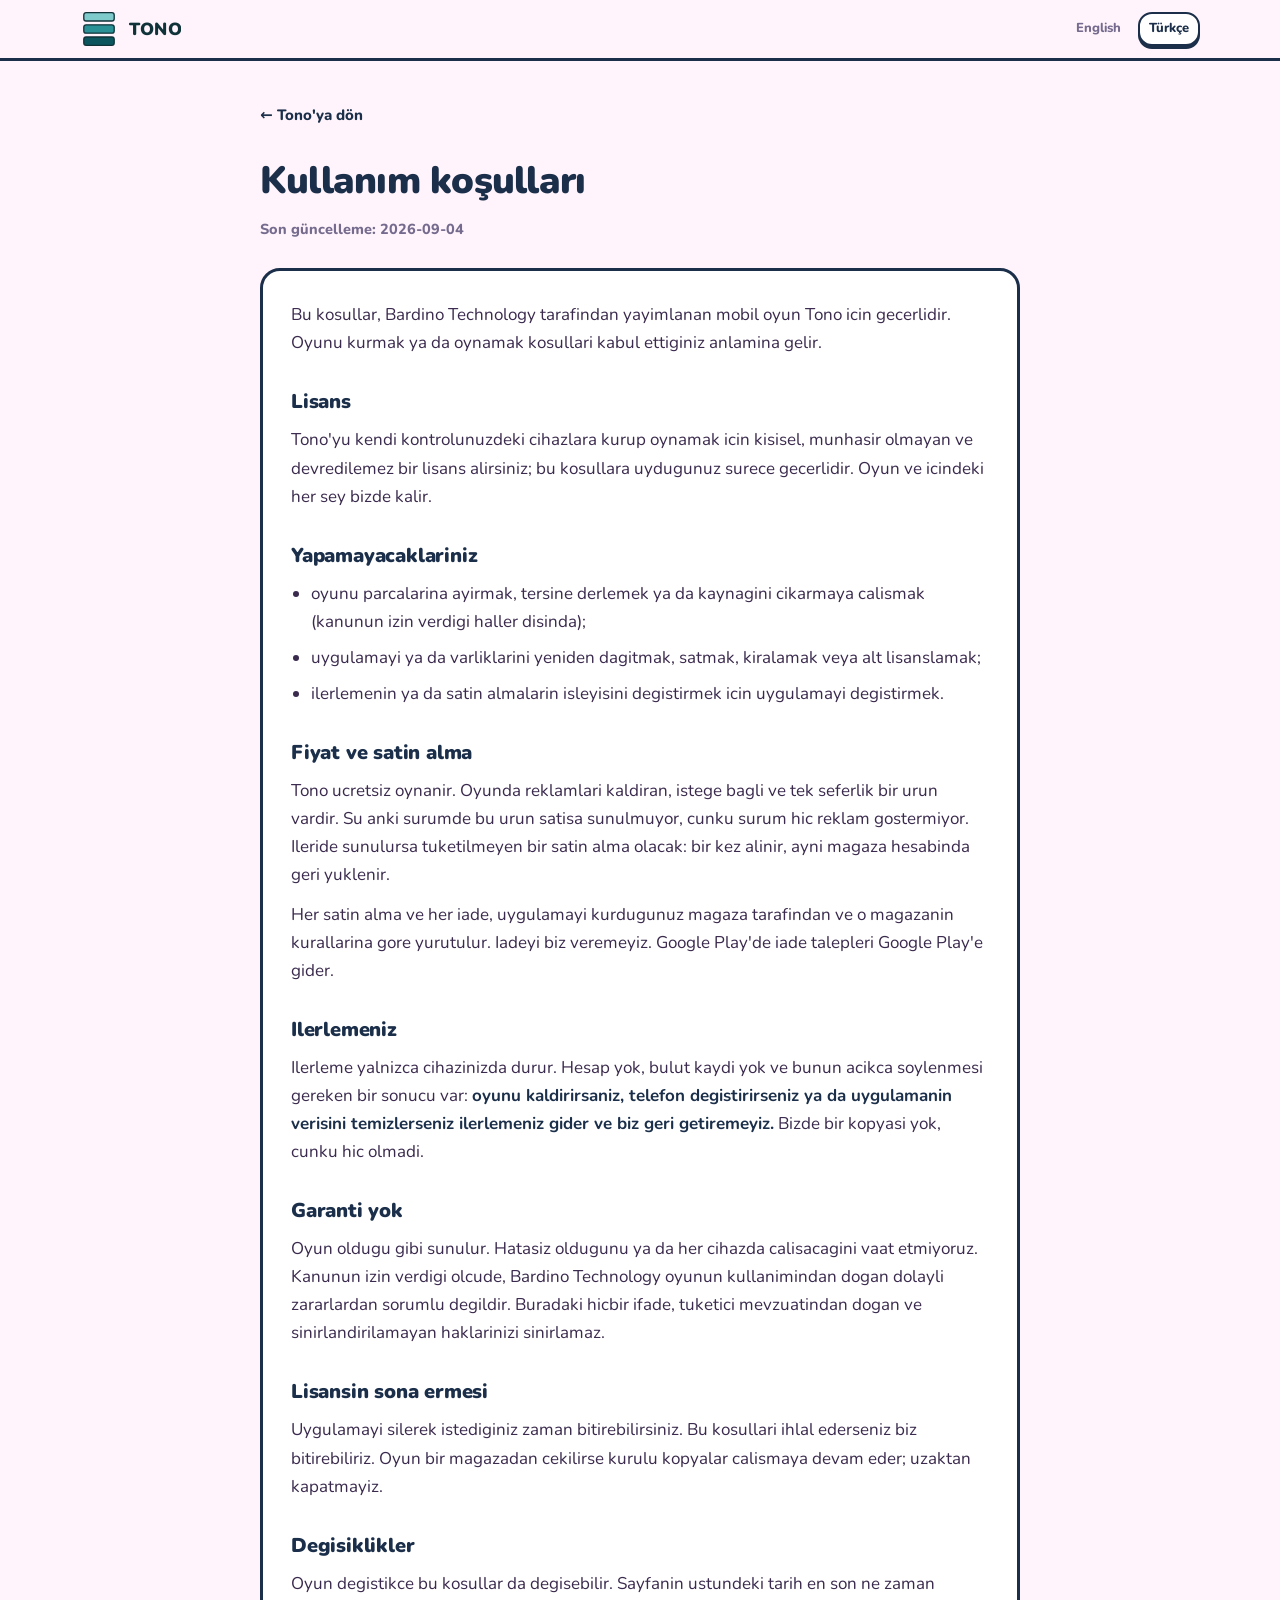
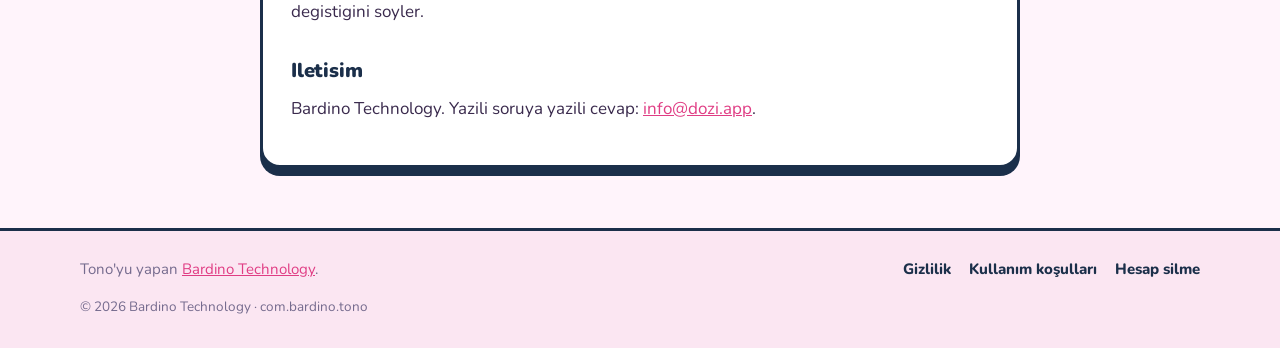
<file: tr/terms.html>
<!DOCTYPE html>
<html lang="tr">
<head>
    <meta charset="UTF-8">
    <meta name="viewport" content="width=device-width, initial-scale=1.0">
    <meta name="description" content="Lisans, şu an satışa sunulmayan tek isteğe bağlı satın alma, ve ilerlemenin yalnızca cihazınızda durduğu gerçeği.">
    <meta name="robots" content="index, follow">
    <meta property="og:type" content="website">
    <meta property="og:url" content="https://tono.dozi.app/tr/terms.html">
    <meta property="og:title" content="Kullanım koşulları - Tono">
    <meta property="og:description" content="Lisans, şu an satışa sunulmayan tek isteğe bağlı satın alma, ve ilerlemenin yalnızca cihazınızda durduğu gerçeği.">
    <meta property="og:locale" content="tr_TR">
    <meta property="og:site_name" content="Tono">
    <meta name="twitter:card" content="summary_large_image">
    <meta name="twitter:title" content="Kullanım koşulları - Tono">
    <meta name="twitter:description" content="Lisans, şu an satışa sunulmayan tek isteğe bağlı satın alma, ve ilerlemenin yalnızca cihazınızda durduğu gerçeği.">
    <meta name="theme-color" content="#FFF4FB">
    <title>Kullanım koşulları - Tono</title>
    <link rel="canonical" href="https://tono.dozi.app/tr/terms.html">
    <link rel="alternate" hreflang="en" href="https://tono.dozi.app/terms.html">
    <link rel="alternate" hreflang="tr" href="https://tono.dozi.app/tr/terms.html">
    <link rel="alternate" hreflang="x-default" href="https://tono.dozi.app/terms.html">
    <link rel="icon" type="image/svg+xml" href="/assets/tono-mark.svg">
    <link rel="manifest" href="/manifest.json">
    <link rel="preconnect" href="https://fonts.googleapis.com">
    <link rel="preconnect" href="https://fonts.gstatic.com" crossorigin>
    <link href="https://fonts.googleapis.com/css2?family=Nunito:wght@400;700;800;900&display=swap" rel="stylesheet">
    <link rel="stylesheet" href="/css/style.css">
    <link rel="stylesheet" href="/css/legal.css">
</head>
<body>
<header class="ust">
    <div class="kap">
        <a class="marka" href="/tr/"><svg class="kilit" focusable="false" xmlns="http://www.w3.org/2000/svg" viewBox="0 0 530 200" role="img" aria-label="Tono">
<title>Tono</title>
<g stroke="#10333A" stroke-width="7">
  <rect x="20" y="14"  width="160" height="44" rx="12" fill="#7FCACB"/>
  <rect x="20" y="78"  width="160" height="44" rx="12" fill="#2A9297"/>
  <rect x="20" y="142" width="160" height="44" rx="12" fill="#0B565E"/>
</g>
<text x="260" y="100" fill="#10333A" font-size="92" font-weight="900" letter-spacing="2"
      font-family="Nunito, 'Trebuchet MS', 'Segoe UI', system-ui, sans-serif"
      dominant-baseline="central">TONO</text>
</svg></a>
        <div class="diller"><a href="/terms.html" hreflang="en">English</a><a href="/tr/terms.html" hreflang="tr" aria-current="page">Türkçe</a></div>
    </div>
</header>

<section class="yasal">
    <div class="kap">
        <a class="geri" href="/tr/">&larr; Tono'ya dön</a>
        <h1>Kullanım koşulları</h1>
        <p class="tarih">Son güncelleme: 2026-09-04</p>
        <div class="govde"><p>Bu kosullar, Bardino Technology tarafindan yayimlanan mobil oyun Tono icin gecerlidir. Oyunu kurmak ya da oynamak kosullari kabul ettiginiz anlamina gelir.</p><h2>Lisans</h2><p>Tono'yu kendi kontrolunuzdeki cihazlara kurup oynamak icin kisisel, munhasir olmayan ve devredilemez bir lisans alirsiniz; bu kosullara uydugunuz surece gecerlidir. Oyun ve icindeki her sey bizde kalir.</p><h2>Yapamayacaklariniz</h2><ul><li>oyunu parcalarina ayirmak, tersine derlemek ya da kaynagini cikarmaya calismak (kanunun izin verdigi haller disinda);</li><li>uygulamayi ya da varliklarini yeniden dagitmak, satmak, kiralamak veya alt lisanslamak;</li><li>ilerlemenin ya da satin almalarin isleyisini degistirmek icin uygulamayi degistirmek.</li></ul><h2>Fiyat ve satin alma</h2><p>Tono ucretsiz oynanir. Oyunda reklamlari kaldiran, istege bagli ve tek seferlik bir urun vardir. Su anki surumde bu urun satisa sunulmuyor, cunku surum hic reklam gostermiyor. Ileride sunulursa tuketilmeyen bir satin alma olacak: bir kez alinir, ayni magaza hesabinda geri yuklenir.</p><p>Her satin alma ve her iade, uygulamayi kurdugunuz magaza tarafindan ve o magazanin kurallarina gore yurutulur. Iadeyi biz veremeyiz. Google Play'de iade talepleri Google Play'e gider.</p><h2>Ilerlemeniz</h2><p>Ilerleme yalnizca cihazinizda durur. Hesap yok, bulut kaydi yok ve bunun acikca soylenmesi gereken bir sonucu var: <strong>oyunu kaldirirsaniz, telefon degistirirseniz ya da uygulamanin verisini temizlerseniz ilerlemeniz gider ve biz geri getiremeyiz.</strong> Bizde bir kopyasi yok, cunku hic olmadi.</p><h2>Garanti yok</h2><p>Oyun oldugu gibi sunulur. Hatasiz oldugunu ya da her cihazda calisacagini vaat etmiyoruz. Kanunun izin verdigi olcude, Bardino Technology oyunun kullanimindan dogan dolayli zararlardan sorumlu degildir. Buradaki hicbir ifade, tuketici mevzuatindan dogan ve sinirlandirilamayan haklarinizi sinirlamaz.</p><h2>Lisansin sona ermesi</h2><p>Uygulamayi silerek istediginiz zaman bitirebilirsiniz. Bu kosullari ihlal ederseniz biz bitirebiliriz. Oyun bir magazadan cekilirse kurulu kopyalar calismaya devam eder; uzaktan kapatmayiz.</p><h2>Degisiklikler</h2><p>Oyun degistikce bu kosullar da degisebilir. Sayfanin ustundeki tarih en son ne zaman degistigini soyler.</p><h2>Iletisim</h2><p>Bardino Technology. Yazili soruya yazili cevap: <a href="mailto:info@dozi.app">info@dozi.app</a>.</p></div>
    </div>
</section>
<footer>
    <div class="kap">
        <span>Tono'yu yapan <a href="https://dozi.app">Bardino Technology</a>.</span>
        <div class="f-baglantilar">
            <a href="/tr/privacy.html">Gizlilik</a>
            <a href="/tr/terms.html">Kullanım koşulları</a>
            <a href="/tr/account-deletion.html">Hesap silme</a>
        </div>
    </div>
    <div class="kap f-alt">&copy; 2026 Bardino Technology &middot; com.bardino.tono</div>
</footer>

</body>
</html>
</file>
<file: css/style.css>
/* Palmo - palmo.dozi.app
 *
 * Palet ve olculer oyunun jetonlarindan alindi, siteye renk uydurulmadi.
 * Kaynak: Brainstorming/palmo/design-r3/tokens/{colors,numo,elevation,space,
 * typography}.css ve uygulamadaki lib/design/tokens.dart. Siteyi gorup
 * uygulamayi acan kisi ayni urune bakmali.
 *
 * Iki aile yasasi burada da gecerli:
 *   1. Golge asla blur icermez. Derinlik KATI ofset cikintidir.
 *   2. Ofset daima ASAGI: 0 Npx 0. Yan kacis yok. (Colmo'nun sitesi 3px 3px
 *      kullaniyordu; Palmo'nun elevation.css'i yan ofseti acikca reddediyor.)
 */

:root {
  /* zemin / yuzey / cukur */
  --bg:         #FFF4FB;
  --surface:    #FFFFFF;
  --well:       #FBE6F2;
  --well-deep:  #EFD0E4;

  /* murekkep + metin. --ink KONTURDUR, govde metni --text. */
  --ink:        #1B2F4A;
  --ink-soft:   #3E5878;
  --text:       #3A2A4D;
  --text-2:     #756B8E;

  /* Yalnizca sitede kullanilanlar yazildi. Paletin tamami (numo 1-9, mor,
     acik tonlar) oyunun jetonlarinda; kullanilmayani buraya kopyalamak olu
     degisken uretir. Numo renkleri siteye wordmark SVG'sinden geliyor. */
  --pink-dark:  #E03D84;
  --teal-dark:  #0FA3A3;
  --yellow:     #FFC83D;

  /* space.css yaricaplari */
  --r-chrome: 14px;
  --r-card:   20px;
  --r-panel:  28px;
  --r-pill:   999px;

  /* space.css konturlari */
  --s-patch: 3px;
  --s-card:  4px;
  --s-panel: 6px;

  /* elevation.css: uc kot, hepsi asagi, hicbiri blur'lu degil */
  --lift-chrome: 0 3px 0 var(--ink);
  --lift-card:   0 4px 0 var(--ink);
  --lift-panel:  0 8px 0 var(--ink);
}

* { box-sizing: border-box; margin: 0; padding: 0; }

/* Genislik ezilirken yukseklik oznitelikte kalirsa 844 piksellik bos bir satir
   aciliyor ve metin ekranin altina dusuyor. height:auto sart. */
img { max-width: 100%; height: auto; display: block; }

html { scroll-behavior: smooth; }

body {
  background: var(--bg);
  color: var(--text);
  font-family: Nunito, system-ui, -apple-system, "Segoe UI", sans-serif;
  font-size: 17px;
  line-height: 1.65;
  -webkit-font-smoothing: antialiased;
}

.kap { width: min(1120px, 92vw); margin: 0 auto; }

a { color: var(--pink-dark); }

/* ── Ust bar ─────────────────────────────────────────────────────────── */
.ust {
  position: sticky; top: 0; z-index: 50;
  background: rgba(255, 244, 251, .94);
  border-bottom: var(--s-patch) solid var(--ink);
}
.ust .kap { display: flex; align-items: center; gap: 14px; padding: 10px 0; }
.marka { display: flex; align-items: center; text-decoration: none; }
/* Yatay kilit HTML'e gomulu SVG: harfleri Nunito 900 ve o font ancak belgeye
   gomuluyken uygulanir (bkz. build.py inline_svg). Kutu, kontur ya da kot
   eklenmiyor; kilidin kendi konturu var. */
.marka .kilit { height: 38px; width: auto; display: block; }
@media (max-width: 560px) { .marka .kilit { height: 32px; } }

/* Dil secici: bayrak yok. Bayrak dili degil ulkeyi gosterir ve altisi da
   birden cok ulkede konusuluyor. */
.diller { margin-left: auto; display: flex; gap: 6px; flex-wrap: wrap; }
.diller a {
  display: inline-block; padding: 4px 9px; border-radius: var(--r-chrome);
  font-size: 13px; font-weight: 800; text-decoration: none;
  color: var(--text-2); border: 2px solid transparent;
}
.diller a:hover { color: var(--ink); border-color: var(--well-deep); }
.diller a[aria-current="page"] {
  color: var(--ink); background: var(--surface);
  border-color: var(--ink); box-shadow: var(--lift-chrome);
}

/* ── Kahraman ────────────────────────────────────────────────────────── */
.kahraman { padding: 58px 0 44px; }
.kahraman .kap {
  display: grid; grid-template-columns: 1.05fr .95fr; gap: 46px;
  align-items: center;
}
@media (max-width: 860px) {
  .kahraman { padding: 34px 0 28px; }
  .kahraman .kap { grid-template-columns: 1fr; gap: 30px; }
}

.rozet {
  display: inline-flex; align-items: center; gap: 8px;
  background: var(--yellow); color: var(--ink);
  border: var(--s-patch) solid var(--ink); border-radius: var(--r-pill);
  box-shadow: var(--lift-chrome);
  padding: 6px 15px; font-weight: 900; font-size: 14px; letter-spacing: .02em;
}
.rozet::before {
  content: ""; width: 9px; height: 9px; border-radius: 50%;
  background: var(--ink);
}

.kahraman h1 {
  margin: 20px 0 14px;
  font-size: clamp(33px, 5.4vw, 52px); line-height: 1.1;
  font-weight: 900; letter-spacing: -.02em; color: var(--ink);
}
.kahraman h1 em { font-style: normal; color: var(--pink-dark); }
.alt { font-size: 18px; color: var(--text-2); max-width: 48ch; }
.kucuk { margin-top: 14px; font-size: 14px; color: var(--text-2); font-weight: 800; }

/* Magaza yeri. Oyun yayinda olmadigi icin burada baglanti YOK: tiklanmayan bir
   rozet, tiklaninca hicbir yere gitmeyen bir dugmeden durust. Cikinca bu iki
   span <a> olur ve magaza rozetleri buraya gelir. */
.magaza { margin-top: 22px; display: flex; gap: 12px; flex-wrap: wrap; }
.magaza-cip {
  display: inline-flex; align-items: baseline; gap: 8px;
  background: var(--surface); color: var(--ink);
  border: var(--s-patch) solid var(--ink); border-radius: var(--r-pill);
  box-shadow: var(--lift-chrome);
  padding: 9px 18px; font-weight: 900; font-size: 15px;
}
.magaza-cip b { color: var(--text-2); font-size: 13px; font-weight: 800; }

.telefon { display: flex; justify-content: center; }
.telefon img {
  width: min(300px, 76vw);
  border-radius: var(--r-panel); border: var(--s-card) solid var(--ink);
  box-shadow: var(--lift-panel);
}
/* Ekran goruntusu yokken: marka isareti. Kendi varligimiz, ekran taklidi
   degil. Isaretin kendi konturu ve kotu SVG'nin icinde. */
.telefon .isaret { width: min(190px, 52vw); height: auto; display: block; }

/* ── Bolumler ───────────────────────────────────────────────────────── */
section { padding: 54px 0; }
.duvar-bolum {
  background: var(--well);
  border-top: var(--s-patch) solid var(--ink);
  border-bottom: var(--s-patch) solid var(--ink);
}
h2 {
  font-size: clamp(25px, 3.4vw, 34px); font-weight: 900;
  color: var(--ink); letter-spacing: -.01em; text-align: center;
}
.bolum-alt { text-align: center; color: var(--text-2); margin: 10px auto 30px; max-width: 62ch; }

/* Bant: magaza feature graphic'i, tam genislikte. Dosya yoksa build.py bu
   bolumu hic yazmiyor. */
.bant { padding: 0 0 54px; }
.bant img {
  width: min(1120px, 92vw); margin: 0 auto;
  border-radius: var(--r-card); border: var(--s-card) solid var(--ink);
  box-shadow: var(--lift-panel);
}

/* ── Vitrin ─────────────────────────────────────────────────────────── */
.vitrin { display: grid; grid-template-columns: repeat(4, 1fr); gap: 16px; }
@media (max-width: 900px) { .vitrin { grid-template-columns: repeat(2, 1fr); } }
.vitrin figure { text-align: center; }
.vitrin img {
  border-radius: var(--r-card); border: var(--s-patch) solid var(--ink);
  box-shadow: var(--lift-card);
}
.vitrin figcaption { margin-top: 10px; font-size: 14px; color: var(--text-2); font-weight: 800; }

/* Yer tutucu bir kare TAKLIDI degil, acikca bos bir cerceve: kesik kontur,
   kot yok (cukur bir sey golge dusurmez). */
.yer-tutucu {
  aspect-ratio: 390 / 844;
  display: flex; align-items: center; justify-content: center;
  padding: 12px; text-align: center;
  background: var(--surface);
  border: var(--s-patch) dashed var(--ink-soft);
  border-radius: var(--r-card);
}
.yer-tutucu span { color: var(--text-2); font-size: 14px; font-weight: 800; }

/* ── Kapanis ────────────────────────────────────────────────────────── */
.kapanis { text-align: center; }
.kapanis .kutu {
  background: var(--surface); border: var(--s-card) solid var(--ink);
  border-radius: var(--r-panel); box-shadow: var(--lift-panel);
  padding: 38px 26px; max-width: 720px; margin: 0 auto;
}
.kapanis .kutu .bolum-alt { margin-bottom: 0; }

/* ── Altbilgi ───────────────────────────────────────────────────────── */
footer {
  border-top: var(--s-patch) solid var(--ink);
  background: var(--well); padding: 26px 0 30px;
}
footer .kap { display: flex; flex-wrap: wrap; gap: 14px; align-items: center; justify-content: space-between; }
footer span { color: var(--text-2); font-size: 15px; }
.f-baglantilar { display: flex; gap: 18px; flex-wrap: wrap; }
.f-baglantilar a { color: var(--ink); font-weight: 800; font-size: 15px; text-decoration: none; }
.f-baglantilar a:hover { color: var(--pink-dark); text-decoration: underline; }
.f-alt { margin-top: 14px; color: var(--text-2); font-size: 13.5px; justify-content: flex-start; }

/* Klavye ile gezenin nerede oldugu gorunsun. */
a:focus-visible {
  outline: var(--s-patch) solid var(--teal-dark);
  outline-offset: 3px; border-radius: 4px;
}
</file>
<file: css/legal.css>
/* Palmo yasal sayfalari. Ayni palet, tek sutun, okunmak icin.
 *
 * @import YOK: Colmo'da legal.css ilk satirinda style.css'i import ediyordu ve
 * import zinciri paralel yuklenmez, iki istek seri kosuyordu. Burada iki dosya
 * da <link> ile geliyor (bkz. build.py head()).
 *
 * Kabartma yine kati ofset ve daima asagi; oyunun kurali burada da bozulmuyor.
 */

.yasal { padding: 40px 0 60px; }
.yasal .kap { width: min(760px, 92vw); }

.yasal h1 {
  font-size: clamp(28px, 4.4vw, 38px); font-weight: 900;
  color: var(--ink); letter-spacing: -.02em; margin-bottom: 6px;
}
.yasal .tarih { color: var(--text-2); font-size: 14.5px; font-weight: 800; margin-bottom: 26px; }

.yasal .govde {
  background: var(--surface); border: var(--s-patch) solid var(--ink);
  border-radius: var(--r-card); box-shadow: var(--lift-panel);
  padding: 30px 28px;
}
@media (max-width: 560px) { .yasal .govde { padding: 22px 18px; } }

.yasal h2 {
  text-align: left; font-size: 20px; margin: 28px 0 8px;
  color: var(--ink);
}
.yasal h2:first-child { margin-top: 0; }
.yasal p { margin-bottom: 12px; color: var(--text); }
/* ol da ul ile ayni girinti: satir 51'deki `* { padding: 0 }` sifirlamasi
 * isaretleri kutunun disina itiyor ve padding olmadan numaralar kirpiliyor.
 * Silme sayfasindaki adimlar numarali olmak zorunda (magaza formu sirali adim
 * istiyor), o yuzden kural burada. */
.yasal ul, .yasal ol { margin: 0 0 14px 20px; }
.yasal li { margin-bottom: 8px; color: var(--text); }
.yasal strong { color: var(--ink); }

.yasal .vurgu {
  background: var(--well); border: var(--s-patch) solid var(--ink);
  border-radius: var(--r-chrome); padding: 16px 18px; margin: 18px 0;
}
.yasal .vurgu p:last-child { margin-bottom: 0; }

.geri {
  display: inline-flex; align-items: center; gap: 7px;
  margin-bottom: 22px; text-decoration: none; font-weight: 800; font-size: 15px;
  color: var(--ink);
}
.geri:hover { color: var(--pink-dark); }
</file>
